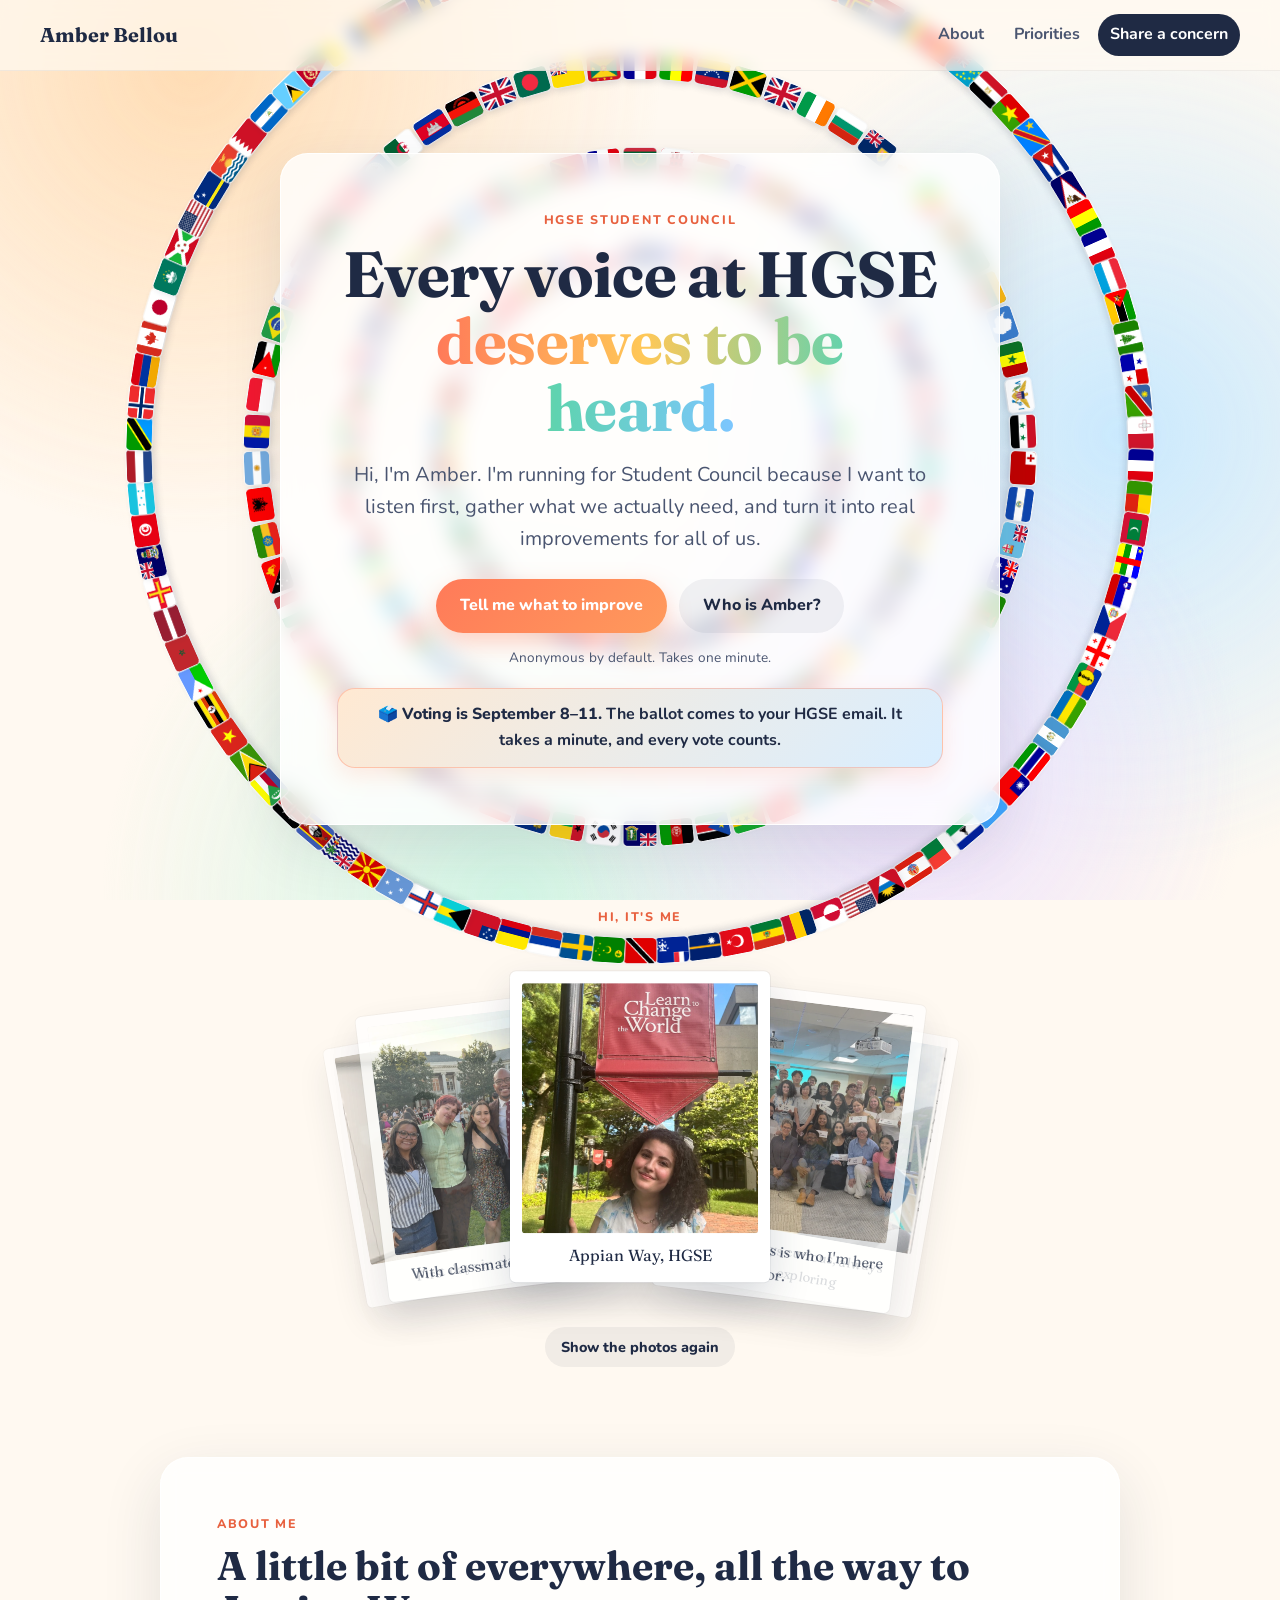
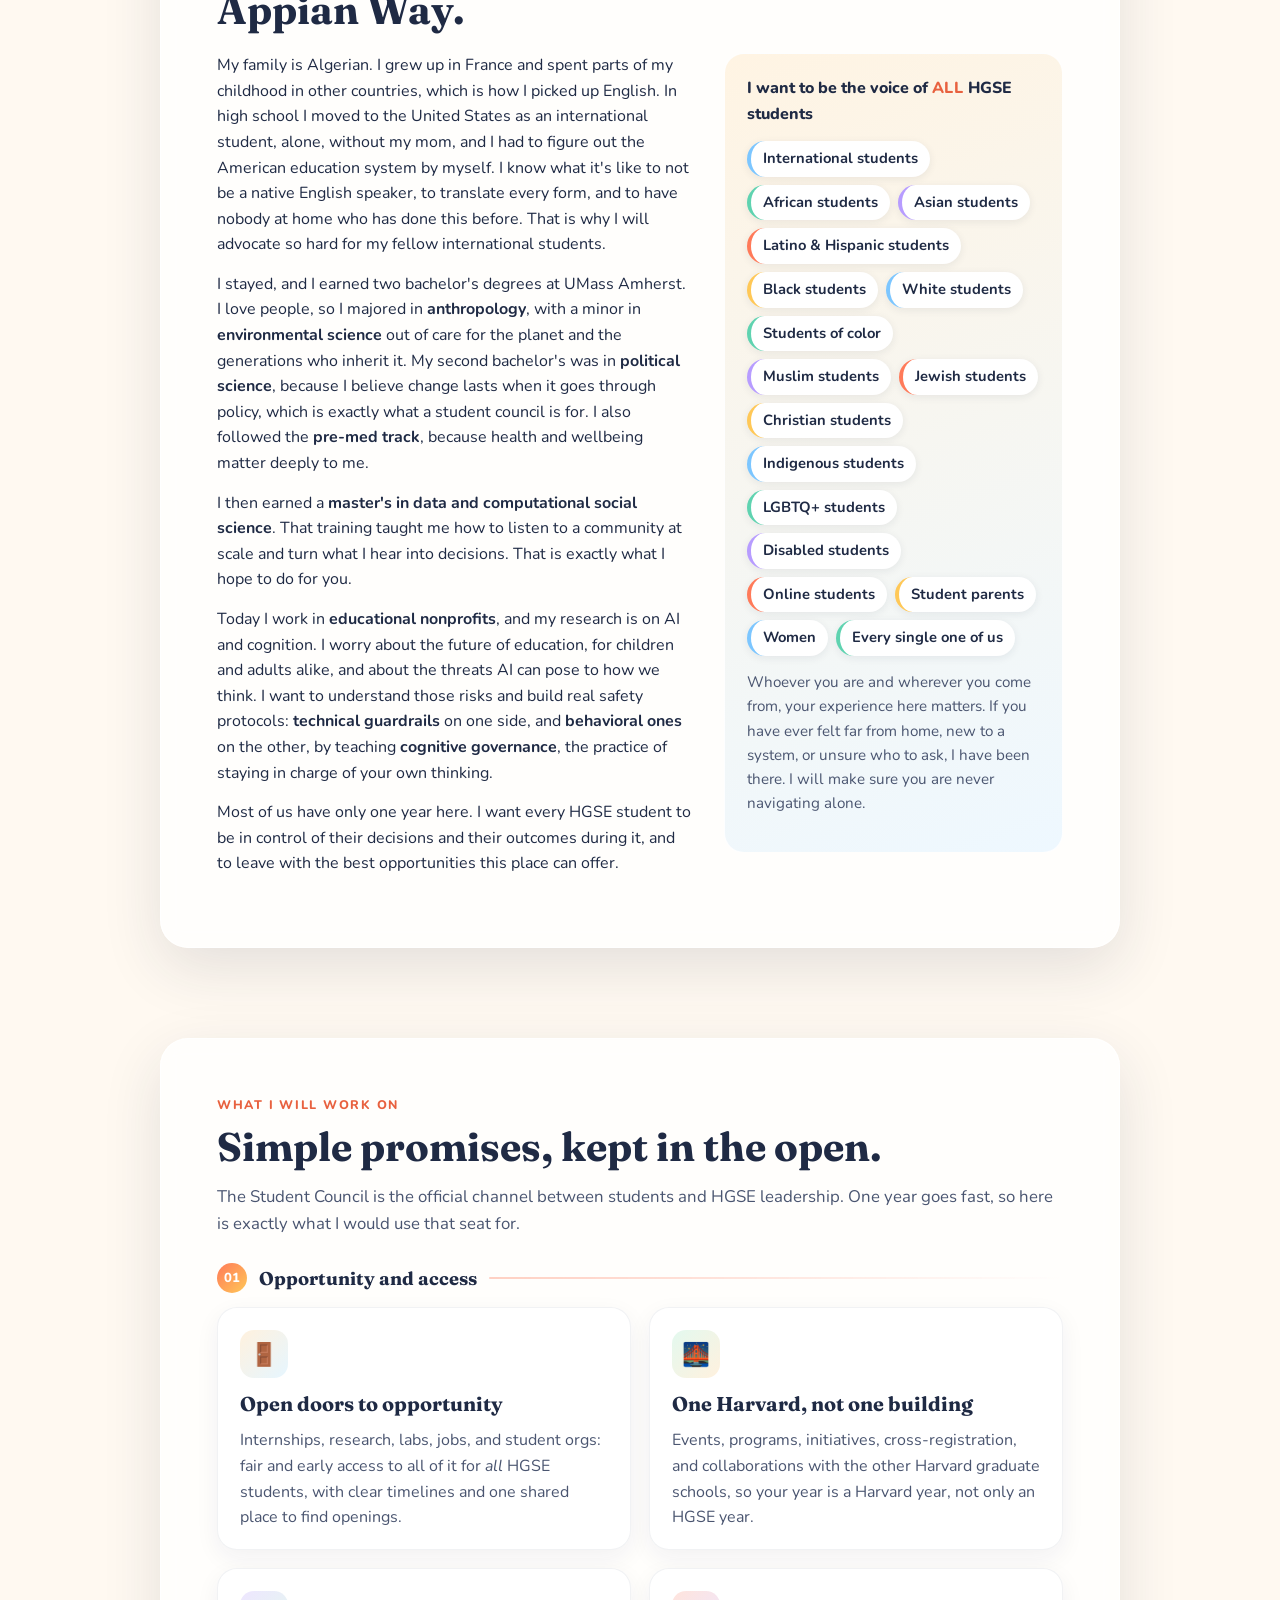
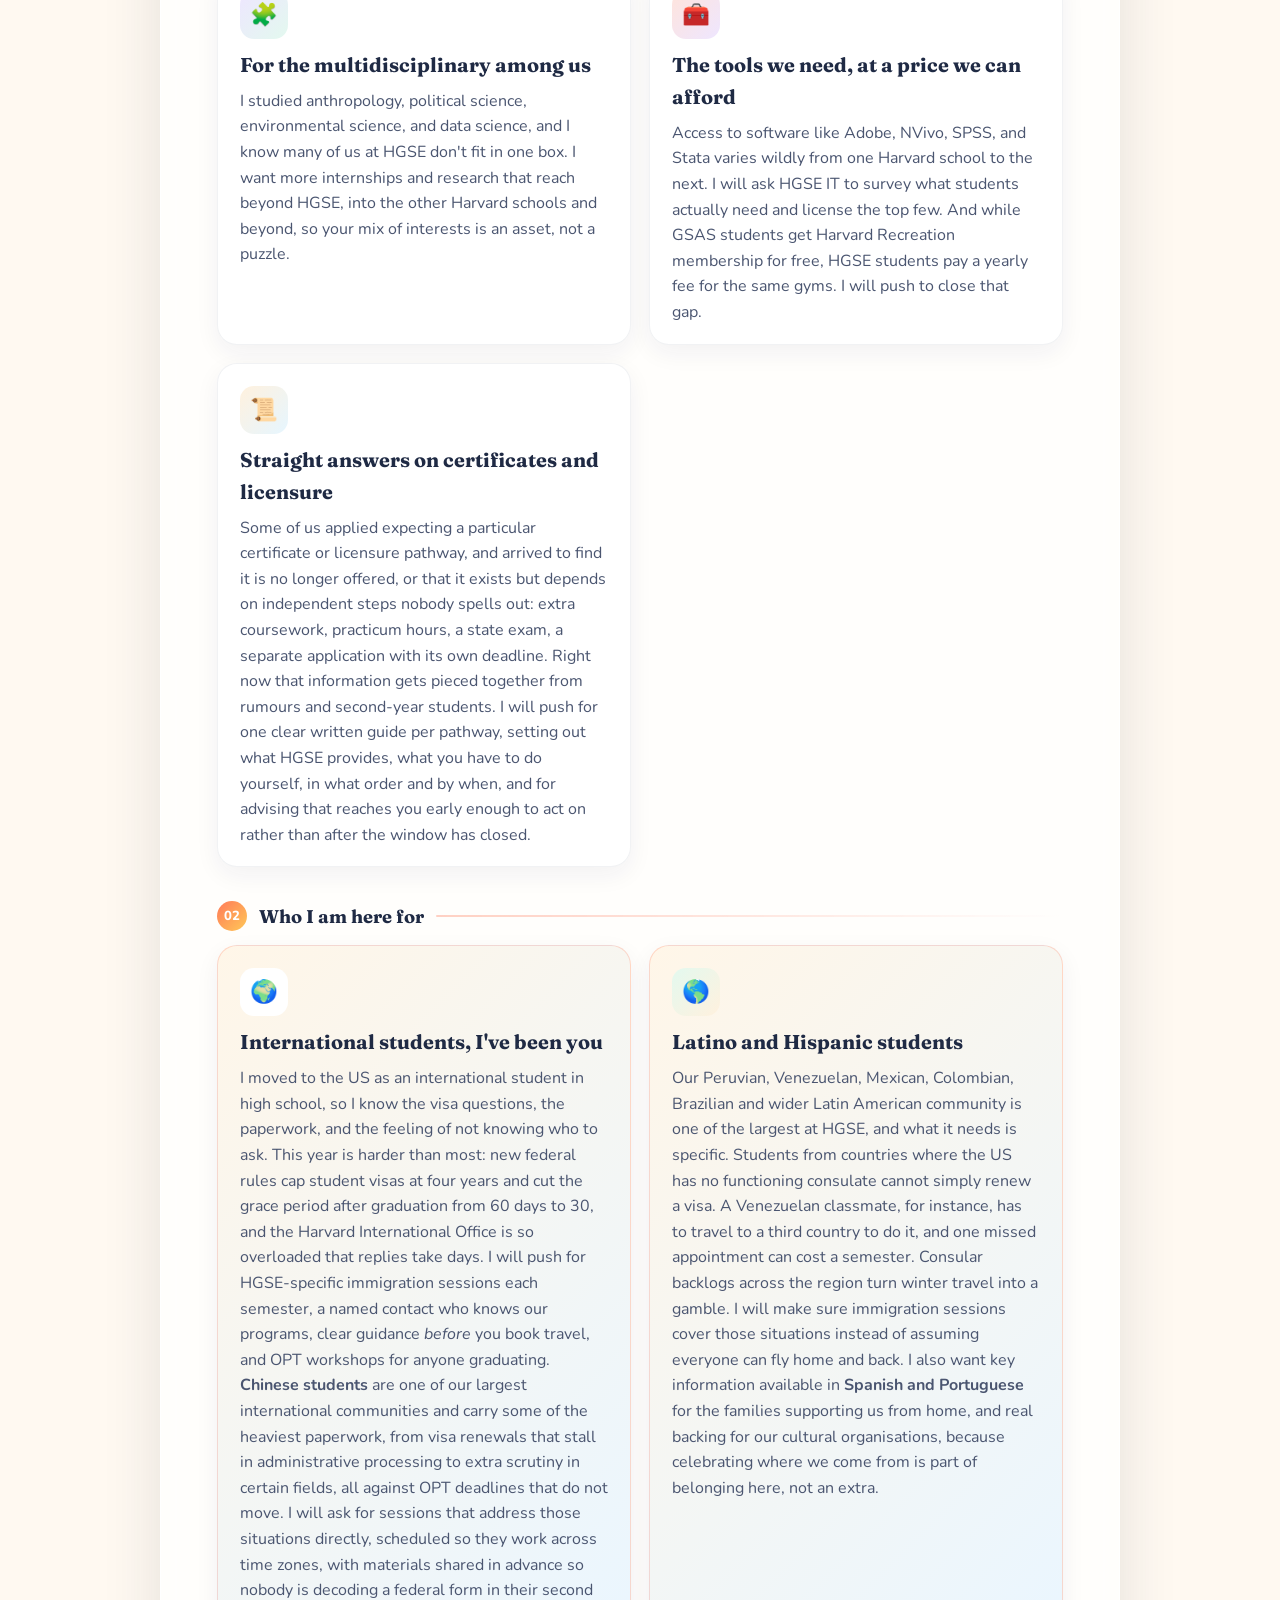
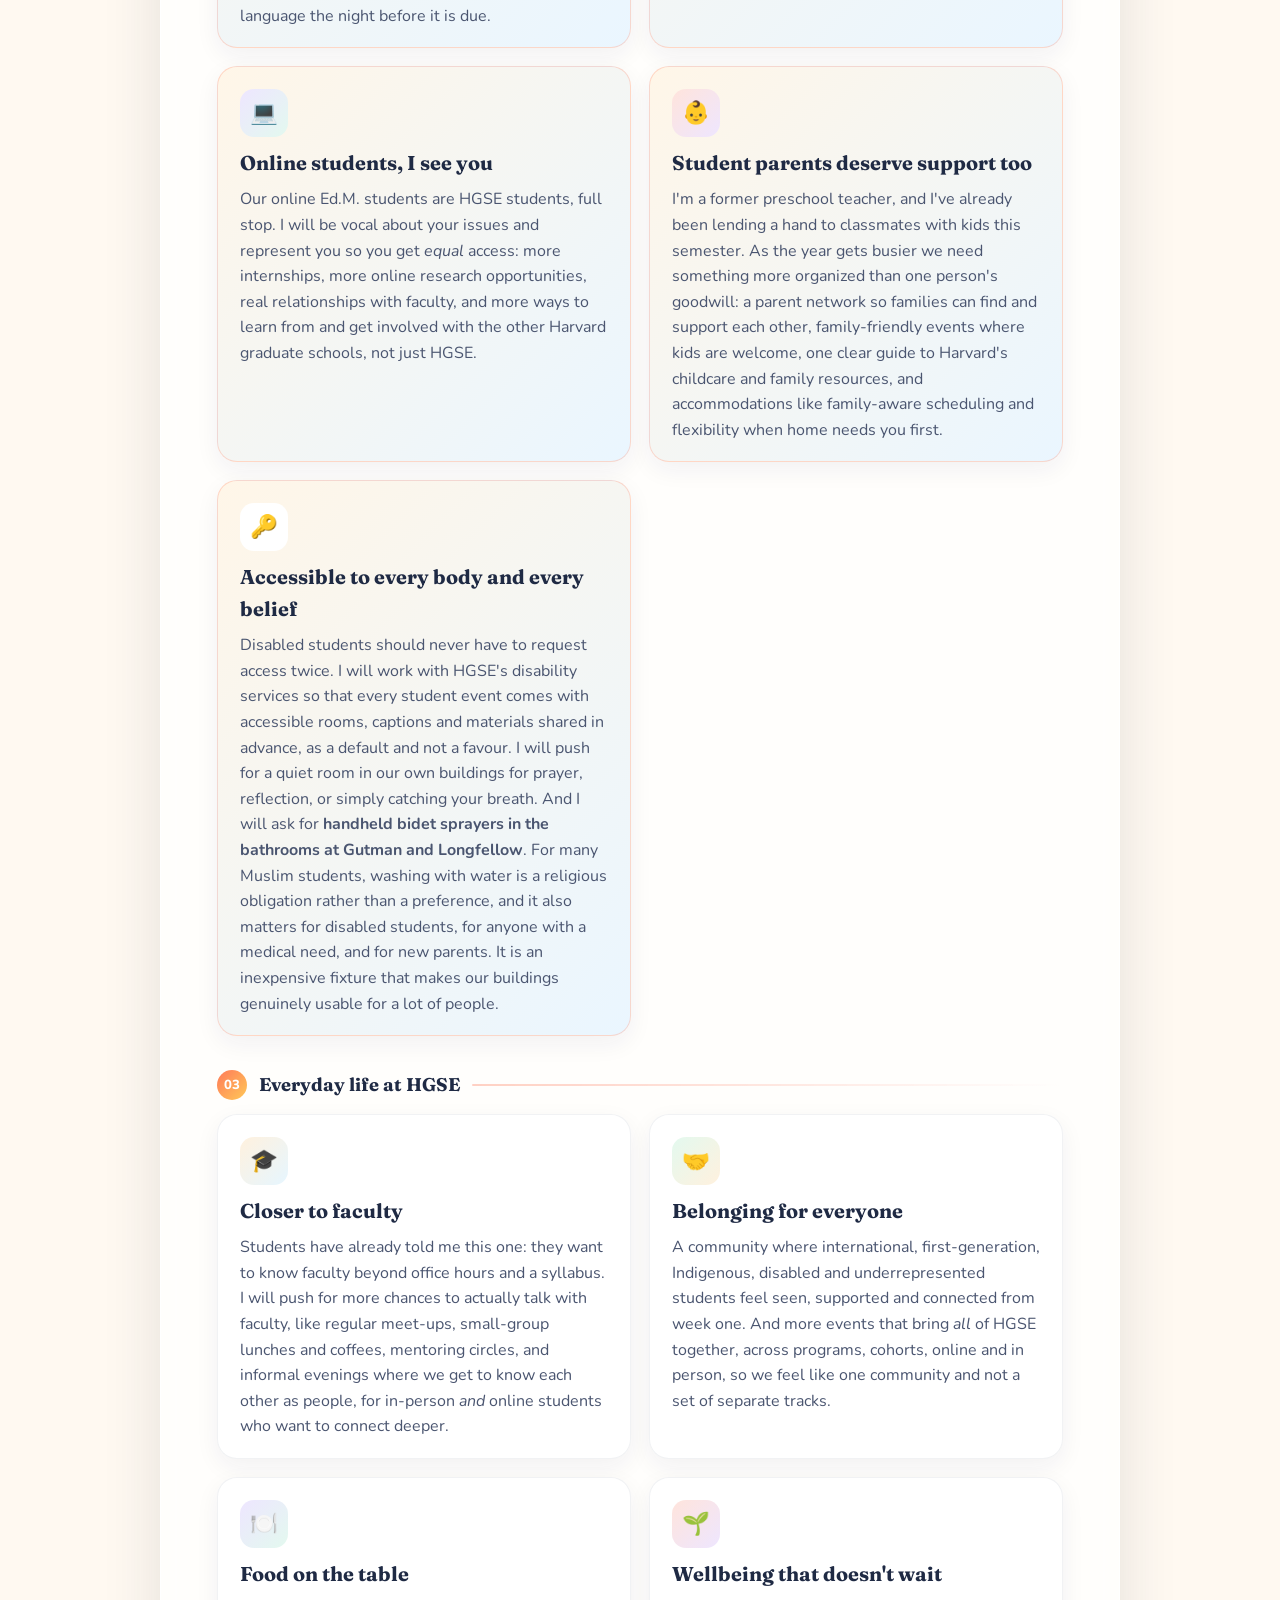
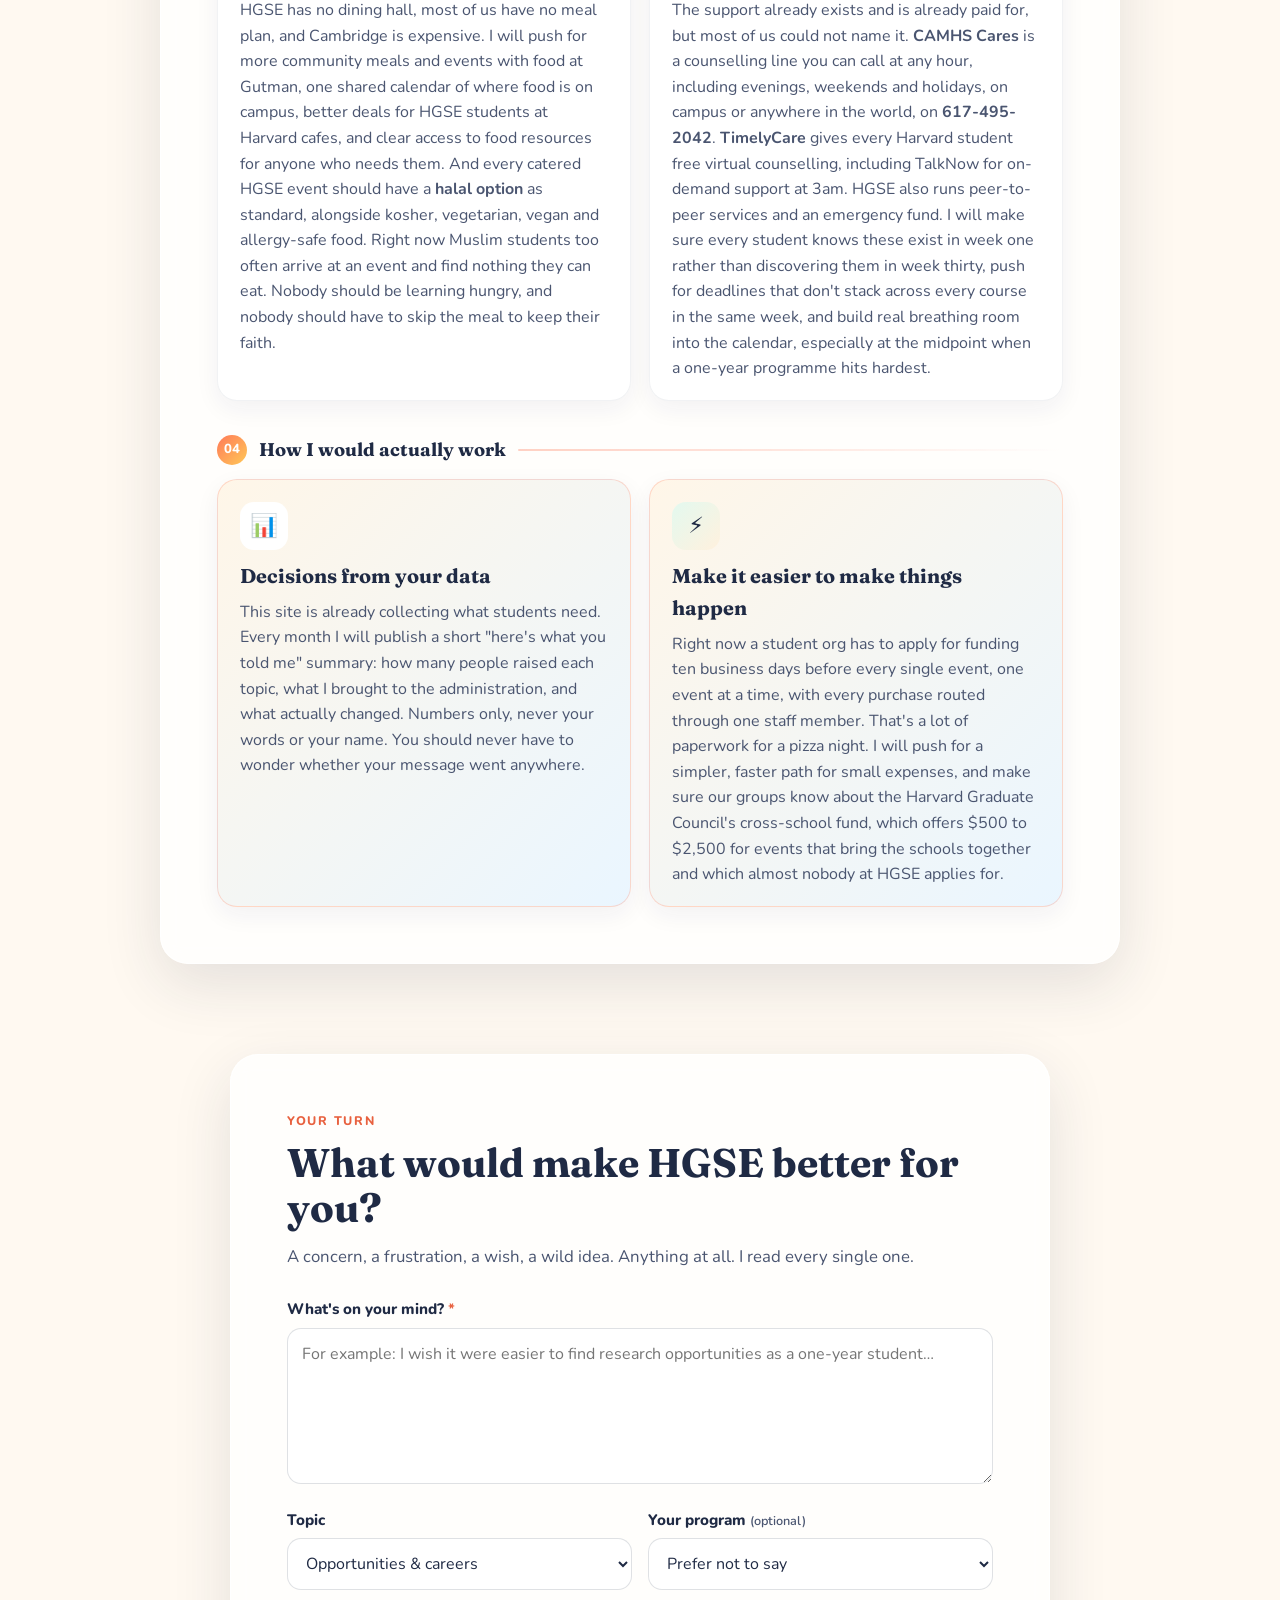
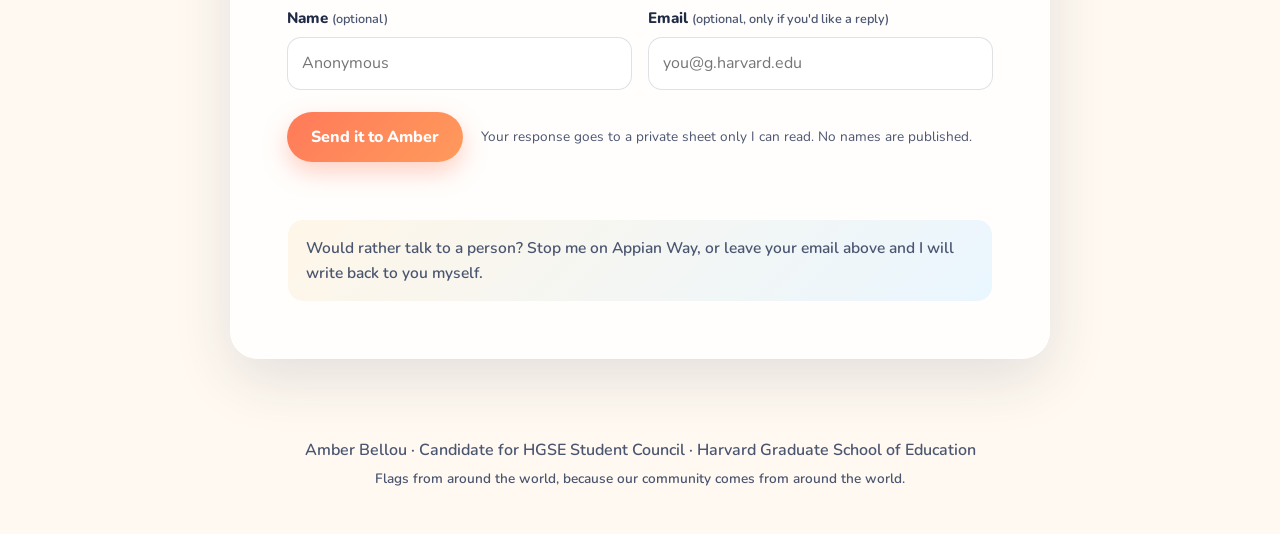
<file: index.html>
<!DOCTYPE html>
<html lang="en">
<head>
  <meta charset="utf-8">
  <meta name="viewport" content="width=device-width, initial-scale=1">
  <title>Amber Bellou for HGSE Student Council</title>
  <meta name="description" content="Amber Bellou is running for HGSE Student Council. Share a concern, an idea, or anything you'd like improved at HGSE.">
  <meta property="og:title" content="Amber Bellou for HGSE Student Council">
  <meta property="og:description" content="Tell me what would make HGSE better for you. Every voice, every flag, every story.">
  <link rel="icon" href="data:image/svg+xml,<svg xmlns='http://www.w3.org/2000/svg' viewBox='0 0 100 100'><text y='.9em' font-size='90'>🌍</text></svg>">
  <link rel="preconnect" href="https://fonts.googleapis.com">
  <link rel="preconnect" href="https://fonts.gstatic.com" crossorigin>
  <link href="https://fonts.googleapis.com/css2?family=Fraunces:opsz,wght@9..144,500;9..144,700&family=Nunito:wght@400;600;700;800&display=swap" rel="stylesheet">
  <link rel="stylesheet" href="styles.css">
</head>
<body>
  <div class="sky" aria-hidden="true">
    <span class="blob b1"></span><span class="blob b2"></span><span class="blob b3"></span><span class="blob b4"></span>
  </div>
  <div class="orbit" id="orbit" aria-hidden="true"></div>

  <header class="top">
    <a class="brand" href="#top">Amber Bellou</a>
    <nav class="nav">
      <a href="#about">About</a>
      <a href="#priorities">Priorities</a>
      <a href="#share" class="nav-cta">Share a concern</a>
    </nav>
  </header>

  <main id="top">
    <section class="hero">
      <div class="glass hero-card">
        <p class="eyebrow">HGSE Student Council</p>
        <h1>Every voice at HGSE<br><span class="grad">deserves to be heard.</span></h1>
        <p class="lede">Hi, I'm Amber. I'm running for Student Council because I want to listen first, gather what we actually need, and turn it into real improvements for all of us.</p>
        <div class="cta-row">
          <a class="btn primary" href="#share">Tell me what to improve</a>
          <a class="btn ghost" href="#about">Who is Amber?</a>
        </div>
        <p class="tiny">Anonymous by default. Takes one minute.</p>
        <p class="vote-note"><b>🗳️ Voting is September 8&ndash;11.</b> The ballot comes to your HGSE email. It takes a minute, and every vote counts.</p>
      </div>
    </section>


    <section id="photos" class="section gallery-section" aria-label="Photos">
      <div class="gallery" id="gallery">
        <p class="eyebrow center">Hi, it's me</p>
        <div class="polaroids" id="polaroids">
          <figure class="polaroid" data-pos="center 30%"><img src="photos/banner.jpg" alt="Amber smiling under the HGSE banner that reads Learn to Change the World"><figcaption>Appian Way, HGSE</figcaption></figure>
          <figure class="polaroid" data-pos="center 35%"><img src="photos/classmates.jpg" alt="Amber with classmates at an outdoor HGSE gathering"><figcaption>With classmates on campus</figcaption></figure>
          <figure class="polaroid" data-pos="center 45%"><img src="photos/cohort.jpg" alt="Amber with her whole HGSE cohort in a classroom, everyone holding name cards"><figcaption>My cohort. This is who I'm here for.</figcaption></figure>
          <figure class="polaroid" data-pos="center 25%"><img src="photos/classroom.jpg" alt="Amber holding her name card with two HGSE faculty members in a classroom"><figcaption>First days in class</figcaption></figure>
          <figure class="polaroid" data-pos="20% 30%"><img src="photos/fjord.jpg" alt="Amber smiling on a boat in a fjord"><figcaption>Always curious, always exploring</figcaption></figure>
        </div>
        <button class="btn ghost small" id="replay-photos" type="button" hidden>Show the photos again</button>
      </div>
    </section>

    <section id="about" class="section">
      <div class="glass">
        <p class="eyebrow">About me</p>
        <h2>A little bit of everywhere, all the way to Appian Way.</h2>
        <div class="two-col">
          <div>
            <p>My family is Algerian. I grew up in France and spent parts of my childhood in other countries, which is how I picked up English. In high school I moved to the United States as an international student, alone, without my mom, and I had to figure out the American education system by myself. I know what it's like to not be a native English speaker, to translate every form, and to have nobody at home who has done this before. That is why I will advocate so hard for my fellow international students.</p>
            <p>I stayed, and I earned two bachelor's degrees at UMass Amherst. I love people, so I majored in <strong>anthropology</strong>, with a minor in <strong>environmental science</strong> out of care for the planet and the generations who inherit it. My second bachelor's was in <strong>political science</strong>, because I believe change lasts when it goes through policy, which is exactly what a student council is for. I also followed the <strong>pre-med track</strong>, because health and wellbeing matter deeply to me.</p>
            <p>I then earned a <strong>master's in data and computational social science</strong>. That training taught me how to listen to a community at scale and turn what I hear into decisions. That is exactly what I hope to do for you.</p>
            <p>Today I work in <strong>educational nonprofits</strong>, and my research is on AI and cognition. I worry about the future of education, for children and adults alike, and about the threats AI can pose to how we think. I want to understand those risks and build real safety protocols: <strong>technical guardrails</strong> on one side, and <strong>behavioral ones</strong> on the other, by teaching <strong>cognitive governance</strong>, the practice of staying in charge of your own thinking.</p>
            <p>Most of us have only one year here. I want every HGSE student to be in control of their decisions and their outcomes during it, and to leave with the best opportunities this place can offer.</p>
          </div>
          <div class="honor">
            <p class="honor-title">I want to be the voice of <em>all</em> HGSE students</p>
            <ul class="chips">
              <li>International students</li>
              <li>African students</li>
              <li>Asian students</li>
              <li>Latino &amp; Hispanic students</li>
              <li>Black students</li>
              <li>White students</li>
              <li>Students of color</li>
              <li>Muslim students</li>
              <li>Jewish students</li>
              <li>Christian students</li>
              <li>Indigenous students</li>
              <li>LGBTQ+ students</li>
              <li>Disabled students</li>
              <li>Online students</li>
              <li>Student parents</li>
              <li>Women</li>
              <li>Every single one of us</li>
            </ul>
            <p class="small">Whoever you are and wherever you come from, your experience here matters. If you have ever felt far from home, new to a system, or unsure who to ask, I have been there. I will make sure you are never navigating alone.</p>
          </div>
        </div>
      </div>
    </section>

    <section id="priorities" class="section">
      <div class="glass">
        <p class="eyebrow">What I will work on</p>
        <h2>Simple promises, kept in the open.</h2>
        <p class="lede-sm">The Student Council is the official channel between students and HGSE leadership. One year goes fast, so here is exactly what I would use that seat for.</p>

        <div class="pgroup">
          <h3 class="pgroup-title"><span>01</span> Opportunity and access</h3>
          <div class="cards">
            <article class="card">
              <div class="icon">🚪</div>
              <h3>Open doors to opportunity</h3>
              <p>Internships, research, labs, jobs, and student orgs: fair and early access to all of it for <em>all</em> HGSE students, with clear timelines and one shared place to find openings.</p>
            </article>
            <article class="card">
              <div class="icon">🌉</div>
              <h3>One Harvard, not one building</h3>
              <p>Events, programs, initiatives, cross-registration, and collaborations with the other Harvard graduate schools, so your year is a Harvard year, not only an HGSE year.</p>
            </article>
            <article class="card">
              <div class="icon">🧩</div>
              <h3>For the multidisciplinary among us</h3>
              <p>I studied anthropology, political science, environmental science, and data science, and I know many of us at HGSE don't fit in one box. I want more internships and research that reach beyond HGSE, into the other Harvard schools and beyond, so your mix of interests is an asset, not a puzzle.</p>
            </article>
            <article class="card">
              <div class="icon">🧰</div>
              <h3>The tools we need, at a price we can afford</h3>
              <p>Access to software like Adobe, NVivo, SPSS, and Stata varies wildly from one Harvard school to the next. I will ask HGSE IT to survey what students actually need and license the top few. And while GSAS students get Harvard Recreation membership for free, HGSE students pay a yearly fee for the same gyms. I will push to close that gap.</p>
            </article>
            <article class="card">
              <div class="icon">📜</div>
              <h3>Straight answers on certificates and licensure</h3>
              <p>Some of us applied expecting a particular certificate or licensure pathway, and arrived to find it is no longer offered, or that it exists but depends on independent steps nobody spells out: extra coursework, practicum hours, a state exam, a separate application with its own deadline. Right now that information gets pieced together from rumours and second-year students. I will push for one clear written guide per pathway, setting out what HGSE provides, what you have to do yourself, in what order and by when, and for advising that reaches you early enough to act on rather than after the window has closed.</p>
            </article>
          </div>
        </div>

        <div class="pgroup">
          <h3 class="pgroup-title"><span>02</span> Who I am here for</h3>
          <div class="cards">
            <article class="card card-focus">
              <div class="icon">🌍</div>
              <h3>International students, I've been you</h3>
              <p>I moved to the US as an international student in high school, so I know the visa questions, the paperwork, and the feeling of not knowing who to ask. This year is harder than most: new federal rules cap student visas at four years and cut the grace period after graduation from 60 days to 30, and the Harvard International Office is so overloaded that replies take days. I will push for HGSE-specific immigration sessions each semester, a named contact who knows our programs, clear guidance <em>before</em> you book travel, and OPT workshops for anyone graduating. <strong>Chinese students</strong> are one of our largest international communities and carry some of the heaviest paperwork, from visa renewals that stall in administrative processing to extra scrutiny in certain fields, all against OPT deadlines that do not move. I will ask for sessions that address those situations directly, scheduled so they work across time zones, with materials shared in advance so nobody is decoding a federal form in their second language the night before it is due.</p>
            </article>
            <article class="card card-focus">
              <div class="icon">🌎</div>
              <h3>Latino and Hispanic students</h3>
              <p>Our Peruvian, Venezuelan, Mexican, Colombian, Brazilian and wider Latin American community is one of the largest at HGSE, and what it needs is specific. Students from countries where the US has no functioning consulate cannot simply renew a visa. A Venezuelan classmate, for instance, has to travel to a third country to do it, and one missed appointment can cost a semester. Consular backlogs across the region turn winter travel into a gamble. I will make sure immigration sessions cover those situations instead of assuming everyone can fly home and back. I also want key information available in <strong>Spanish and Portuguese</strong> for the families supporting us from home, and real backing for our cultural organisations, because celebrating where we come from is part of belonging here, not an extra.</p>
            </article>
            <article class="card card-focus">
              <div class="icon">💻</div>
              <h3>Online students, I see you</h3>
              <p>Our online Ed.M. students are HGSE students, full stop. I will be vocal about your issues and represent you so you get <em>equal</em> access: more internships, more online research opportunities, real relationships with faculty, and more ways to learn from and get involved with the other Harvard graduate schools, not just HGSE.</p>
            </article>
            <article class="card card-focus">
              <div class="icon">👶</div>
              <h3>Student parents deserve support too</h3>
              <p>I'm a former preschool teacher, and I've already been lending a hand to classmates with kids this semester. As the year gets busier we need something more organized than one person's goodwill: a parent network so families can find and support each other, family-friendly events where kids are welcome, one clear guide to Harvard's childcare and family resources, and accommodations like family-aware scheduling and flexibility when home needs you first.</p>
            </article>
            <article class="card card-focus">
              <div class="icon">🔑</div>
              <h3>Accessible to every body and every belief</h3>
              <p>Disabled students should never have to request access twice. I will work with HGSE's disability services so that every student event comes with accessible rooms, captions and materials shared in advance, as a default and not a favour. I will push for a quiet room in our own buildings for prayer, reflection, or simply catching your breath. And I will ask for <strong>handheld bidet sprayers in the bathrooms at Gutman and Longfellow</strong>. For many Muslim students, washing with water is a religious obligation rather than a preference, and it also matters for disabled students, for anyone with a medical need, and for new parents. It is an inexpensive fixture that makes our buildings genuinely usable for a lot of people.</p>
            </article>
          </div>
        </div>

        <div class="pgroup">
          <h3 class="pgroup-title"><span>03</span> Everyday life at HGSE</h3>
          <div class="cards">
            <article class="card">
              <div class="icon">🎓</div>
              <h3>Closer to faculty</h3>
              <p>Students have already told me this one: they want to know faculty beyond office hours and a syllabus. I will push for more chances to actually talk with faculty, like regular meet-ups, small-group lunches and coffees, mentoring circles, and informal evenings where we get to know each other as people, for in-person <em>and</em> online students who want to connect deeper.</p>
            </article>
            <article class="card">
              <div class="icon">🤝</div>
              <h3>Belonging for everyone</h3>
              <p>A community where international, first-generation, Indigenous, disabled and underrepresented students feel seen, supported and connected from week one. And more events that bring <em>all</em> of HGSE together, across programs, cohorts, online and in person, so we feel like one community and not a set of separate tracks.</p>
            </article>
            <article class="card">
              <div class="icon">🍽️</div>
              <h3>Food on the table</h3>
              <p>HGSE has no dining hall, most of us have no meal plan, and Cambridge is expensive. I will push for more community meals and events with food at Gutman, one shared calendar of where food is on campus, better deals for HGSE students at Harvard cafes, and clear access to food resources for anyone who needs them. And every catered HGSE event should have a <strong>halal option</strong> as standard, alongside kosher, vegetarian, vegan and allergy-safe food. Right now Muslim students too often arrive at an event and find nothing they can eat. Nobody should be learning hungry, and nobody should have to skip the meal to keep their faith.</p>
            </article>
            <article class="card">
              <div class="icon">🌱</div>
              <h3>Wellbeing that doesn't wait</h3>
              <p>The support already exists and is already paid for, but most of us could not name it. <strong>CAMHS Cares</strong> is a counselling line you can call at any hour, including evenings, weekends and holidays, on campus or anywhere in the world, on <strong>617-495-2042</strong>. <strong>TimelyCare</strong> gives every Harvard student free virtual counselling, including TalkNow for on-demand support at 3am. HGSE also runs peer-to-peer services and an emergency fund. I will make sure every student knows these exist in week one rather than discovering them in week thirty, push for deadlines that don't stack across every course in the same week, and build real breathing room into the calendar, especially at the midpoint when a one-year programme hits hardest.</p>
            </article>
          </div>
        </div>

        <div class="pgroup">
          <h3 class="pgroup-title"><span>04</span> How I would actually work</h3>
          <div class="cards">
            <article class="card card-focus">
              <div class="icon">📊</div>
              <h3>Decisions from your data</h3>
              <p>This site is already collecting what students need. Every month I will publish a short "here's what you told me" summary: how many people raised each topic, what I brought to the administration, and what actually changed. Numbers only, never your words or your name. You should never have to wonder whether your message went anywhere.</p>
            </article>
            <article class="card card-focus">
              <div class="icon">⚡</div>
              <h3>Make it easier to make things happen</h3>
              <p>Right now a student org has to apply for funding ten business days before every single event, one event at a time, with every purchase routed through one staff member. That's a lot of paperwork for a pizza night. I will push for a simpler, faster path for small expenses, and make sure our groups know about the Harvard Graduate Council's cross-school fund, which offers $500 to $2,500 for events that bring the schools together and which almost nobody at HGSE applies for.</p>
            </article>
          </div>
        </div>
      </div>
    </section>

    <section id="share" class="section">
      <div class="glass form-wrap">
        <p class="eyebrow">Your turn</p>
        <h2>What would make HGSE better for you?</h2>
        <p class="lede-sm">A concern, a frustration, a wish, a wild idea. Anything at all. I read every single one.</p>

        <form id="concern-form" novalidate>
          <label class="field">
            <span>What's on your mind? <b class="req">*</b></span>
            <textarea name="message" rows="5" required maxlength="4000" placeholder="For example: I wish it were easier to find research opportunities as a one-year student…"></textarea>
          </label>

          <div class="grid2">
            <label class="field">
              <span>Topic</span>
              <select name="category">
                <option value="Opportunities & careers">Opportunities &amp; careers</option>
                <option value="Connecting with other Harvard schools">Connecting with other Harvard schools</option>
                <option value="Academics & advising">Academics &amp; advising</option>
                <option value="Wellbeing & support">Wellbeing &amp; support</option>
                <option value="Belonging & inclusion">Belonging &amp; inclusion</option>
                <option value="Community & events">Community &amp; events</option>
                <option value="Tools, software & facilities">Tools, software &amp; facilities</option>
                <option value="Student parents & family">Student parents &amp; family</option>
                <option value="Something else">Something else</option>
              </select>
            </label>
            <label class="field">
              <span>Your program <small>(optional)</small></span>
              <select name="program">
                <option value="">Prefer not to say</option>
                <optgroup label="Ed.M. (residential)">
                  <option value="Ed.M. ELOE">ELOE · Education Leadership, Organizations, and Entrepreneurship</option>
                  <option value="Ed.M. EPA">EPA · Education Policy and Analysis</option>
                  <option value="Ed.M. HDE">HDE · Human Development and Education</option>
                  <option value="Ed.M. LDIT">LDIT · Learning Design, Innovation, and Technology</option>
                  <option value="Ed.M. TTL">TTL · Teaching and Teacher Leadership</option>
                </optgroup>
                <optgroup label="Ed.M. (online)">
                  <option value="Online Ed.M. PreK-12">Online · PreK-12 Pathway</option>
                  <option value="Online Ed.M. Higher Education">Online · Higher Education Pathway</option>
                  <option value="Online Ed.M. IEPM">Online · International Education Policy and Management</option>
                </optgroup>
                <optgroup label="Doctoral">
                  <option value="Ed.L.D.">Ed.L.D. · Doctor of Education Leadership</option>
                  <option value="Ph.D.">Ph.D. in Education</option>
                </optgroup>
                <option value="Other">Other / cross-registered</option>
              </select>
            </label>
          </div>

          <div class="grid2">
            <label class="field">
              <span>Name <small>(optional)</small></span>
              <input type="text" name="name" maxlength="120" autocomplete="name" placeholder="Anonymous">
            </label>
            <label class="field">
              <span>Email <small>(optional, only if you'd like a reply)</small></span>
              <input type="email" name="email" maxlength="160" autocomplete="email" placeholder="you@g.harvard.edu">
            </label>
          </div>

          <!-- Honeypot: humans never see this -->
          <label class="hp" aria-hidden="true">Website<input type="text" name="website" tabindex="-1" autocomplete="off"></label>

          <div class="form-foot">
            <button class="btn primary" type="submit" id="submit-btn">Send it to Amber</button>
            <p class="tiny">Your response goes to a private sheet only I can read. No names are published.</p>
          </div>
          <p class="status" id="form-status" role="status" aria-live="polite"></p>
        </form>

        <p class="contact-line">Would rather talk to a person? Stop me on Appian Way, or leave your email above and I will write back to you myself.</p>

        <div class="thanks" id="thanks" hidden>
          <div class="thanks-icon">🌍</div>
          <h3>Thank you. Truly.</h3>
          <p>I read every message myself. If you left an email, I will get back to you.</p>
          <button class="btn ghost" type="button" id="again-btn">Share another thought</button>
        </div>
      </div>
    </section>
  </main>

  <footer class="foot">
    <p>Amber Bellou · Candidate for HGSE Student Council · Harvard Graduate School of Education</p>
    <p class="tiny">Flags from around the world, because our community comes from around the world.</p>
  </footer>

  <script src="config.js"></script>
  <script src="app.js"></script>
</body>
</html>
</file>
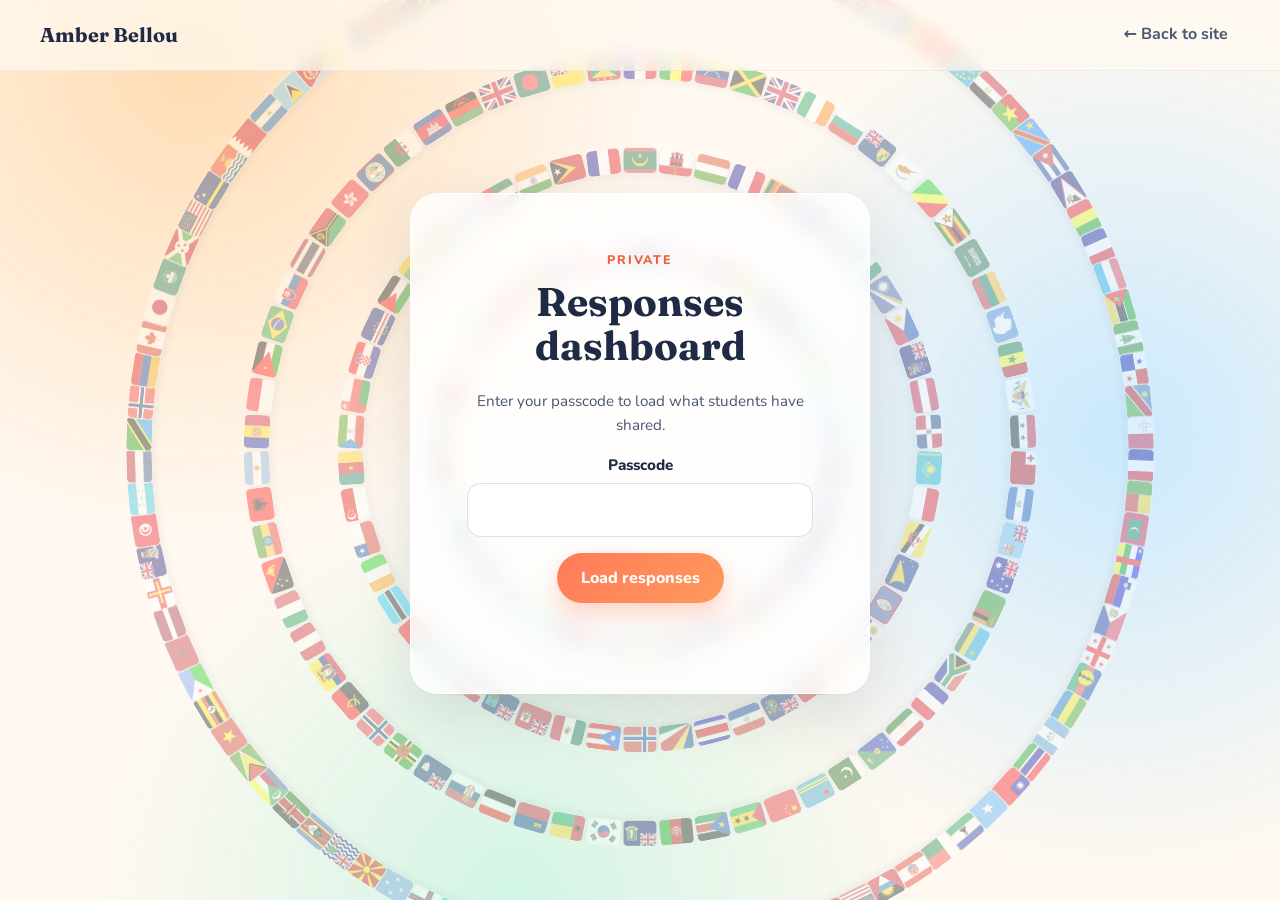
<file: results.html>
<!DOCTYPE html>
<html lang="en">
<head>
  <meta charset="utf-8">
  <meta name="viewport" content="width=device-width, initial-scale=1">
  <title>Responses · Amber for HGSE</title>
  <meta name="robots" content="noindex, nofollow">
  <link rel="preconnect" href="https://fonts.googleapis.com">
  <link rel="preconnect" href="https://fonts.gstatic.com" crossorigin>
  <link href="https://fonts.googleapis.com/css2?family=Fraunces:opsz,wght@9..144,700&family=Nunito:wght@400;600;700;800&display=swap" rel="stylesheet">
  <link rel="stylesheet" href="styles.css">
  <style>
    .dash { padding: 32px clamp(16px, 4vw, 40px) 60px; max-width: 1100px; margin: 0 auto; position: relative; z-index: 2; }
    .login { max-width: 460px; margin: 10vh auto 0; text-align: center; }
    .stats { display: grid; grid-template-columns: repeat(auto-fit, minmax(150px, 1fr)); gap: 12px; margin: 18px 0 22px; }
    .stat { background: #fff; border-radius: 16px; padding: 14px 16px; border: 1px solid rgba(31,42,68,0.06); }
    .stat b { display: block; font-size: 1.8rem; font-family: var(--font-head); line-height: 1.1; }
    .stat span { color: var(--ink-soft); font-size: 0.85rem; font-weight: 700; }
    .bars { display: grid; gap: 8px; margin-bottom: 22px; }
    .bar { display: grid; grid-template-columns: 240px 1fr 40px; align-items: center; gap: 10px; font-size: 0.92rem; font-weight: 700; }
    .bar i { display: block; height: 12px; border-radius: 999px; background: linear-gradient(90deg, var(--coral), var(--gold)); min-width: 4px; }
    .toolbar { display: flex; gap: 10px; flex-wrap: wrap; align-items: center; margin-bottom: 14px; }
    .toolbar input, .toolbar select { font: inherit; padding: 10px 12px; border-radius: 12px; border: 1.5px solid rgba(31,42,68,0.14); background: #fff; }
    .toolbar input { flex: 1; min-width: 200px; }
    .resp { background: #fff; border-radius: 18px; padding: 16px 18px; border: 1px solid rgba(31,42,68,0.06); margin-bottom: 12px; }
    .resp .meta { display: flex; gap: 8px; flex-wrap: wrap; font-size: 0.82rem; color: var(--ink-soft); font-weight: 700; margin-bottom: 8px; }
    .resp .meta .cat { color: var(--coral-deep); }
    .resp p { margin: 0; white-space: pre-wrap; }
    .resp .who { margin-top: 8px; font-size: 0.88rem; color: var(--ink-soft); }
    .btn.small { padding: 10px 16px; font-size: 0.9rem; }
    .empty { text-align: center; color: var(--ink-soft); padding: 30px; }
    .orbit { opacity: 0.35; }
  </style>
</head>
<body>
  <div class="sky" aria-hidden="true"><span class="blob b1"></span><span class="blob b2"></span><span class="blob b3"></span></div>
  <div class="orbit" id="orbit" aria-hidden="true"></div>
  <header class="top">
    <a class="brand" href="index.html">Amber Bellou</a>
    <nav class="nav"><a href="index.html">← Back to site</a></nav>
  </header>

  <main class="dash">
    <section class="glass login" id="login">
      <p class="eyebrow">Private</p>
      <h2>Responses dashboard</h2>
      <p class="small">Enter your passcode to load what students have shared.</p>
      <form id="login-form">
        <label class="field"><span>Passcode</span><input type="password" name="key" autocomplete="current-password" required></label>
        <button class="btn primary" type="submit" id="login-btn">Load responses</button>
        <p class="status" id="login-status"></p>
      </form>
    </section>

    <section class="glass" id="panel" hidden style="max-width: 1100px;">
      <div style="display:flex; justify-content:space-between; align-items:center; flex-wrap:wrap; gap:10px;">
        <div><p class="eyebrow" style="margin:0">Responses</p><h2 style="margin:4px 0 0">What students are telling you</h2></div>
        <div style="display:flex; gap:8px;">
          <button class="btn ghost small" id="refresh-btn" type="button">Refresh</button>
          <button class="btn primary small" id="csv-btn" type="button">Download CSV</button>
        </div>
      </div>
      <p class="tiny" id="mode-note"></p>
      <div class="stats" id="stats"></div>
      <div class="bars" id="bars"></div>
      <div class="toolbar">
        <input type="search" id="q" placeholder="Search responses…">
        <select id="cat-filter"><option value="">All topics</option></select>
      </div>
      <div id="list"></div>
    </section>
  </main>

  <script src="config.js"></script>
  <script>
  (function () {
    var cfg = window.SITE_CONFIG || {};
    var DEMO_KEY = "amber-hgse-demo-responses";
    var rows = [], key = "";

    var $ = function (id) { return document.getElementById(id); };
    function esc(s) { return String(s == null ? "" : s).replace(/[&<>"']/g, function (c) { return ({"&":"&amp;","<":"&lt;",">":"&gt;",'"':"&quot;","'":"&#39;"})[c]; }); }

    function load(k) {
      if (!cfg.endpoint) {
        var demo = [];
        try { demo = JSON.parse(localStorage.getItem(DEMO_KEY) || "[]"); } catch (e) {}
        return Promise.resolve({ ok: true, demo: true, rows: demo });
      }
      return fetch(cfg.endpoint, {
        method: "POST",
        headers: { "Content-Type": "text/plain;charset=utf-8" },
        body: JSON.stringify({ action: "list", key: k })
      }).then(function (r) { return r.json(); });
    }

    function render() {
      var q = $("q").value.trim().toLowerCase();
      var cat = $("cat-filter").value;
      var counts = {}, programs = {}, withEmail = 0;
      rows.forEach(function (r) {
        counts[r.category || "Uncategorized"] = (counts[r.category || "Uncategorized"] || 0) + 1;
        if (r.program) programs[r.program] = (programs[r.program] || 0) + 1;
        if (r.email) withEmail++;
      });
      var cats = Object.keys(counts).sort(function (a, b) { return counts[b] - counts[a]; });
      var last = rows.length ? new Date(rows[rows.length - 1].timestamp) : null;
      var week = rows.filter(function (r) { return Date.now() - new Date(r.timestamp).getTime() < 7 * 864e5; }).length;

      $("stats").innerHTML =
        '<div class="stat"><b>' + rows.length + '</b><span>Total responses</span></div>' +
        '<div class="stat"><b>' + week + '</b><span>In the last 7 days</span></div>' +
        '<div class="stat"><b>' + cats.length + '</b><span>Topics raised</span></div>' +
        '<div class="stat"><b>' + withEmail + '</b><span>Want a follow-up</span></div>' +
        '<div class="stat"><b style="font-size:1.05rem;padding-top:8px">' + (last ? last.toLocaleDateString() : "—") + '</b><span>Most recent</span></div>';

      var max = cats.length ? counts[cats[0]] : 1;
      $("bars").innerHTML = cats.map(function (c) {
        return '<div class="bar"><span>' + esc(c) + '</span><i style="width:' + (100 * counts[c] / max) + '%"></i><span>' + counts[c] + '</span></div>';
      }).join("");

      var sel = $("cat-filter"), current = sel.value;
      sel.innerHTML = '<option value="">All topics</option>' + cats.map(function (c) { return '<option' + (c === current ? " selected" : "") + '>' + esc(c) + '</option>'; }).join("");

      var shown = rows.slice().reverse().filter(function (r) {
        if (cat && r.category !== cat) return false;
        if (q && (r.message + " " + r.name + " " + r.program + " " + r.category).toLowerCase().indexOf(q) < 0) return false;
        return true;
      });
      $("list").innerHTML = shown.length ? shown.map(function (r) {
        var d = new Date(r.timestamp);
        return '<article class="resp"><div class="meta"><span class="cat">' + esc(r.category || "Uncategorized") + '</span>' +
          '<span>· ' + (isNaN(d) ? esc(r.timestamp) : d.toLocaleString()) + '</span>' +
          (r.program ? '<span>· ' + esc(r.program) + '</span>' : "") + '</div>' +
          '<p>' + esc(r.message) + '</p>' +
          ((r.name || r.email) ? '<div class="who">' + esc(r.name || "Anonymous") + (r.email ? ' · <a href="mailto:' + esc(r.email) + '">' + esc(r.email) + '</a>' : "") + '</div>' : '<div class="who">Anonymous</div>') +
          '</article>';
      }).join("") : '<p class="empty">No responses match yet.</p>';
    }

    function csv() {
      var head = ["timestamp", "category", "message", "program", "name", "email"];
      var lines = [head.join(",")].concat(rows.map(function (r) {
        return head.map(function (h) { return '"' + String(r[h] == null ? "" : r[h]).replace(/"/g, '""') + '"'; }).join(",");
      }));
      var blob = new Blob(["﻿" + lines.join("\n")], { type: "text/csv;charset=utf-8" });
      var a = document.createElement("a");
      a.href = URL.createObjectURL(blob);
      a.download = "hgse-responses-" + new Date().toISOString().slice(0, 10) + ".csv";
      document.body.appendChild(a); a.click(); a.remove();
    }

    function doLoad(k, btn, statusEl) {
      if (btn) btn.disabled = true;
      if (statusEl) { statusEl.textContent = "Loading…"; statusEl.className = "status info"; }
      return load(k).then(function (res) {
        if (!res || !res.ok) throw new Error((res && res.error) || "Could not load");
        rows = res.rows || [];
        key = k;
        $("mode-note").textContent = res.demo
          ? "Demo mode: showing responses saved in this browser only. Connect the backend (see README) to see real submissions."
          : "Live: " + rows.length + " responses loaded from your Google Sheet.";
        $("login").hidden = true;
        $("panel").hidden = false;
        render();
      }).catch(function (e) {
        if (statusEl) { statusEl.textContent = e.message || "Could not load responses."; statusEl.className = "status error"; }
      }).finally(function () { if (btn) btn.disabled = false; });
    }

    $("login-form").addEventListener("submit", function (ev) {
      ev.preventDefault();
      doLoad(ev.target.key.value, $("login-btn"), $("login-status"));
    });
    $("refresh-btn").addEventListener("click", function () { doLoad(key, $("refresh-btn")); });
    $("csv-btn").addEventListener("click", csv);
    $("q").addEventListener("input", render);
    $("cat-filter").addEventListener("change", render);
  })();
  </script>
  <script src="app.js"></script>
</body>
</html>
</file>
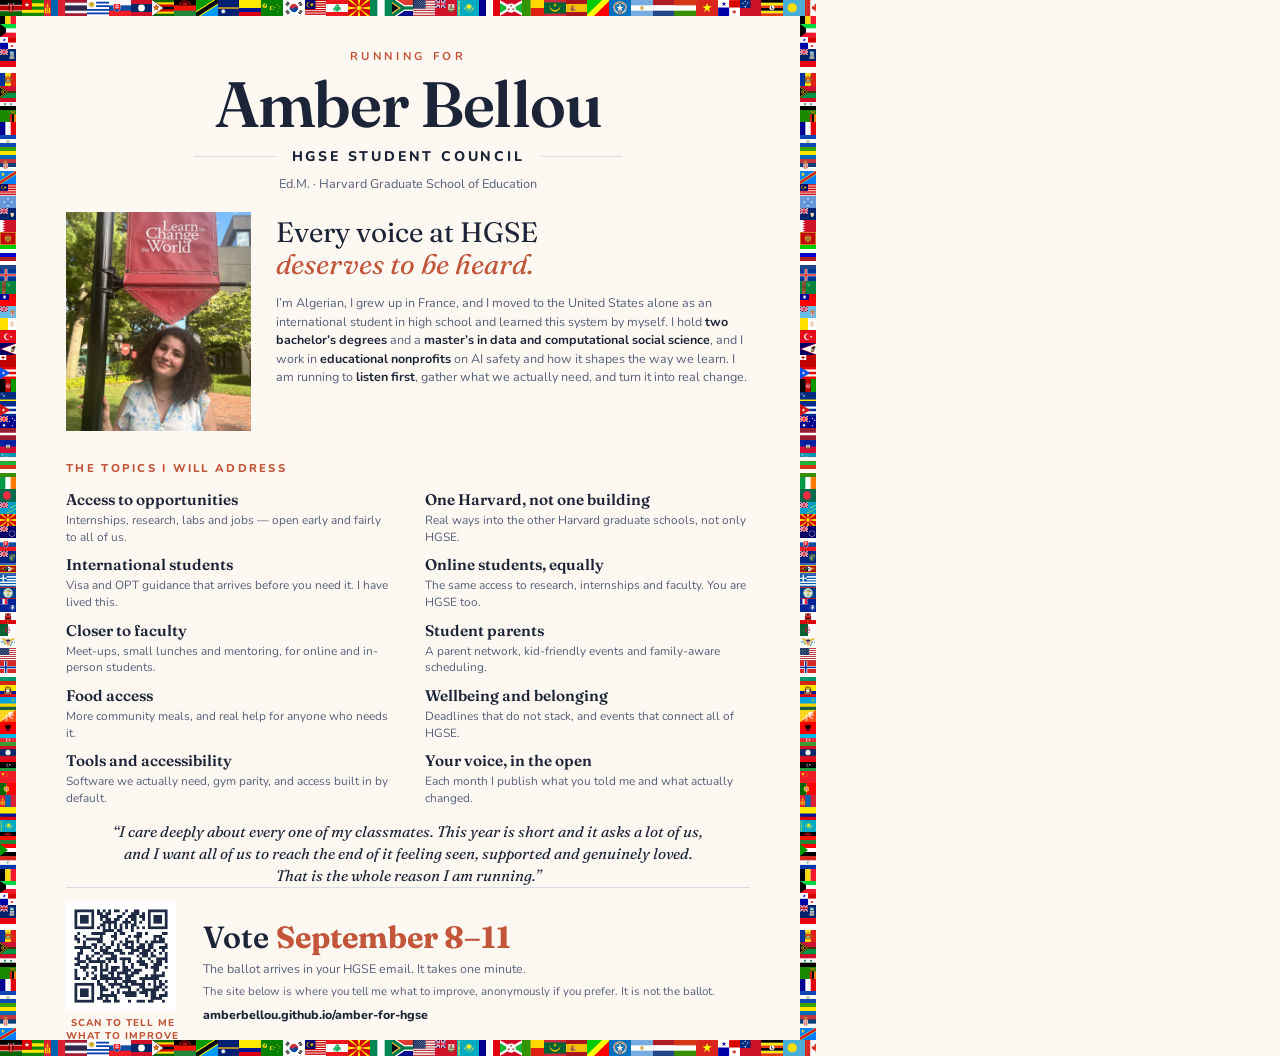
<file: flyer/flyer-print.html>
<!DOCTYPE html><html lang="en"><head><meta charset="utf-8">
<link rel="preconnect" href="https://fonts.googleapis.com"><link rel="preconnect" href="https://fonts.gstatic.com" crossorigin>
<link href="https://fonts.googleapis.com/css2?family=Fraunces:opsz,wght@9..144,400;9..144,600;9..144,700&family=Nunito:wght@400;600;700;800&display=swap" rel="stylesheet">
<style>
@page { size: 8.5in 11in; margin: 0; }
* { box-sizing: border-box; margin: 0; padding: 0; }
body { --fw: 0.17in; 
  --ink: #1c2438; --ink-2: #55607a; --line: #d9dde6;
  --accent: #c2553a; --cream: #fdf8f1;

  width: 8.5in; height: 11in; position: relative; overflow: hidden;
  font-family: "Nunito", system-ui, sans-serif; color: var(--ink); background: var(--cream);
  -webkit-print-color-adjust: exact; print-color-adjust: exact; }

.frame { position: absolute; overflow: hidden; display: flex; }
.f-t, .f-b { left: 0; right: 0; height: var(--fw); z-index: 2; }
.f-t { top: 0; } .f-b { bottom: 0; }
.f-t img, .f-b img { height: 100%; width: auto; flex: none; }
.f-l, .f-r { top: 0; bottom: 0; width: var(--fw); z-index: 1; flex-direction: column; }
.f-l { left: 0; } .f-r { right: 0; }
.f-l img, .f-r img { width: 100%; height: auto; flex: none; }

.page { position: absolute; inset: var(--fw); background: var(--cream);
  display: flex; flex-direction: column; padding: 0.34in 0.52in 0.30in; }
.runfor { text-align: center; font-weight: 700; letter-spacing: .32em; text-transform: uppercase;
  font-size: 8.5pt; color: var(--accent); }
h1 { font-family: "Fraunces", Georgia, serif; font-weight: 600; font-size: 48pt; line-height: 1;
  text-align: center; margin: 6pt 0 8pt; letter-spacing: -.02em; }
.office { display: flex; align-items: center; gap: 12pt; justify-content: center; }
.office::before, .office::after { content: ""; height: 1px; background: var(--line); width: 0.85in; }
.office span { font-weight: 800; letter-spacing: .2em; text-transform: uppercase; font-size: 10.5pt; }
.sub { text-align: center; font-size: 9.5pt; color: var(--ink-2); margin-top: 7pt; }
.top { display: flex; gap: 19pt; margin: 15pt 0 0; align-items: flex-start; }
.photo { width: 1.92in; height: 2.28in; flex: none; overflow: hidden; }
.photo img { width: 100%; height: 100%; object-fit: cover; object-position: center 42%; display: block; }
.pitch { flex: 1; padding-top: 3pt; }
.tagline { font-family: "Fraunces", serif; font-weight: 400; font-size: 21pt; line-height: 1.16; margin-bottom: 10pt; }
.tagline em { font-style: italic; color: var(--accent); }
.blurb { font-size: 9.4pt; line-height: 1.48; color: var(--ink-2); }
.blurb b { font-weight: 700; color: var(--ink); }
.rule { height: 1px; background: var(--line); margin: 13pt 0 10pt; }
.sec { font-weight: 800; letter-spacing: .2em; text-transform: uppercase; font-size: 8.5pt;
  color: var(--accent); margin-bottom: 11pt; }
.grid { display: grid; grid-template-columns: 1fr 1fr; gap: 8pt 26pt; }
.item h4 { font-family: "Fraunces", serif; font-weight: 600; font-size: 11.5pt; line-height: 1.15; }
.item p { font-size: 8.9pt; line-height: 1.42; color: var(--ink-2); margin-top: 2.5pt; }
.quote { margin: 11pt 0 0; padding: 0 0.42in; text-align: center; font-family: "Fraunces", serif;
  font-weight: 400; font-style: italic; font-size: 11.5pt; line-height: 1.42; color: var(--ink); }
.vote { margin-top: auto; display: flex; align-items: center; gap: 18pt;
  border-top: 1px solid var(--line); padding-top: 10pt; margin-bottom: 0; }
.qr { width: 1.14in; height: 1.14in; flex: none; }
.qr img { width: 100%; height: 100%; display: block; }
.vm .d { font-family: "Fraunces", serif; font-weight: 600; font-size: 23pt; line-height: 1.05; }
.vm .d b { font-weight: 700; color: var(--accent); }
.vm .s { font-size: 9.3pt; color: var(--ink-2); margin-top: 5pt; line-height: 1.45; }
.vm .u { font-size: 9.3pt; margin-top: 5pt; font-weight: 800; }

.qrwrap { flex: none; text-align: center; }
.qrcap { font-size: 7.4pt; font-weight: 800; letter-spacing: .1em; text-transform: uppercase;
  color: var(--accent); line-height: 1.35; margin-top: 4pt; }
.vm .s2 { font-size: 8.6pt; color: var(--ink-2); margin-top: 4pt; line-height: 1.4; }

</style></head><body>
<div class="frame f-t"><img src="../flags/ke.svg" alt=""><img src="../flags/tg.svg" alt=""><img src="../flags/mn.svg" alt=""><img src="../flags/th.svg" alt=""><img src="../flags/uy.svg" alt=""><img src="../flags/sk.svg" alt=""><img src="../flags/la.svg" alt=""><img src="../flags/zw.svg" alt=""><img src="../flags/mw.svg" alt=""><img src="../flags/tz.svg" alt=""><img src="../flags/nr.svg" alt=""><img src="../flags/co.svg" alt=""><img src="../flags/cc.svg" alt=""><img src="../flags/kr.svg" alt=""><img src="../flags/my.svg" alt=""><img src="../flags/lb.svg" alt=""><img src="../flags/mk.svg" alt=""><img src="../flags/ng.svg" alt=""><img src="../flags/za.svg" alt=""><img src="../flags/us.svg" alt=""><img src="../flags/bm.svg" alt=""><img src="../flags/kz.svg" alt=""><img src="../flags/gf.svg" alt=""><img src="../flags/bi.svg" alt=""><img src="../flags/bj.svg" alt=""><img src="../flags/mr.svg" alt=""><img src="../flags/es.svg" alt=""><img src="../flags/cg.svg" alt=""><img src="../flags/mp.svg" alt=""><img src="../flags/ar.svg" alt=""><img src="../flags/nl.svg" alt=""><img src="../flags/hu.svg" alt=""><img src="../flags/vn.svg" alt=""><img src="../flags/pa.svg" alt=""><img src="../flags/ws.svg" alt=""><img src="../flags/ug.svg" alt=""><img src="../flags/pw.svg" alt=""><img src="../flags/ca.svg" alt=""><img src="../flags/nf.svg" alt=""><img src="../flags/dz.svg" alt=""><img src="../flags/mh.svg" alt=""><img src="../flags/bs.svg" alt=""><img src="../flags/az.svg" alt=""><img src="../flags/ag.svg" alt=""><img src="../flags/wf.svg" alt=""><img src="../flags/dm.svg" alt=""><img src="../flags/nc.svg" alt=""><img src="../flags/ai.svg" alt=""><img src="../flags/vi.svg" alt=""><img src="../flags/kg.svg" alt=""><img src="../flags/de.svg" alt=""><img src="../flags/je.svg" alt=""><img src="../flags/np.svg" alt=""><img src="../flags/ck.svg" alt=""><img src="../flags/mv.svg" alt=""><img src="../flags/dk.svg" alt=""><img src="../flags/no.svg" alt=""><img src="../flags/fi.svg" alt=""><img src="../flags/lu.svg" alt=""><img src="../flags/ax.svg" alt=""><img src="../flags/ke.svg" alt=""><img src="../flags/tg.svg" alt=""><img src="../flags/mn.svg" alt=""><img src="../flags/th.svg" alt=""><img src="../flags/uy.svg" alt=""><img src="../flags/sk.svg" alt=""><img src="../flags/la.svg" alt=""><img src="../flags/zw.svg" alt=""><img src="../flags/mw.svg" alt=""><img src="../flags/tz.svg" alt=""><img src="../flags/nr.svg" alt=""><img src="../flags/co.svg" alt=""><img src="../flags/cc.svg" alt=""><img src="../flags/kr.svg" alt=""><img src="../flags/my.svg" alt=""><img src="../flags/lb.svg" alt=""><img src="../flags/mk.svg" alt=""><img src="../flags/ng.svg" alt=""><img src="../flags/za.svg" alt=""><img src="../flags/us.svg" alt=""><img src="../flags/bm.svg" alt=""><img src="../flags/kz.svg" alt=""><img src="../flags/gf.svg" alt=""><img src="../flags/bi.svg" alt=""><img src="../flags/bj.svg" alt=""><img src="../flags/mr.svg" alt=""><img src="../flags/es.svg" alt=""><img src="../flags/cg.svg" alt=""><img src="../flags/mp.svg" alt=""><img src="../flags/ar.svg" alt=""><img src="../flags/nl.svg" alt=""><img src="../flags/hu.svg" alt=""><img src="../flags/vn.svg" alt=""><img src="../flags/pa.svg" alt=""><img src="../flags/ws.svg" alt=""><img src="../flags/ug.svg" alt=""><img src="../flags/pw.svg" alt=""><img src="../flags/ca.svg" alt=""><img src="../flags/nf.svg" alt=""><img src="../flags/dz.svg" alt=""><img src="../flags/mh.svg" alt=""><img src="../flags/bs.svg" alt=""><img src="../flags/az.svg" alt=""><img src="../flags/ag.svg" alt=""><img src="../flags/wf.svg" alt=""><img src="../flags/dm.svg" alt=""><img src="../flags/nc.svg" alt=""><img src="../flags/ai.svg" alt=""><img src="../flags/vi.svg" alt=""><img src="../flags/kg.svg" alt=""><img src="../flags/de.svg" alt=""><img src="../flags/je.svg" alt=""><img src="../flags/np.svg" alt=""><img src="../flags/ck.svg" alt=""><img src="../flags/mv.svg" alt=""><img src="../flags/dk.svg" alt=""><img src="../flags/no.svg" alt=""><img src="../flags/fi.svg" alt=""><img src="../flags/lu.svg" alt=""><img src="../flags/ax.svg" alt=""></div><div class="frame f-b"><img src="../flags/ke.svg" alt=""><img src="../flags/tg.svg" alt=""><img src="../flags/mn.svg" alt=""><img src="../flags/th.svg" alt=""><img src="../flags/uy.svg" alt=""><img src="../flags/sk.svg" alt=""><img src="../flags/la.svg" alt=""><img src="../flags/zw.svg" alt=""><img src="../flags/mw.svg" alt=""><img src="../flags/tz.svg" alt=""><img src="../flags/nr.svg" alt=""><img src="../flags/co.svg" alt=""><img src="../flags/cc.svg" alt=""><img src="../flags/kr.svg" alt=""><img src="../flags/my.svg" alt=""><img src="../flags/lb.svg" alt=""><img src="../flags/mk.svg" alt=""><img src="../flags/ng.svg" alt=""><img src="../flags/za.svg" alt=""><img src="../flags/us.svg" alt=""><img src="../flags/bm.svg" alt=""><img src="../flags/kz.svg" alt=""><img src="../flags/gf.svg" alt=""><img src="../flags/bi.svg" alt=""><img src="../flags/bj.svg" alt=""><img src="../flags/mr.svg" alt=""><img src="../flags/es.svg" alt=""><img src="../flags/cg.svg" alt=""><img src="../flags/mp.svg" alt=""><img src="../flags/ar.svg" alt=""><img src="../flags/nl.svg" alt=""><img src="../flags/hu.svg" alt=""><img src="../flags/vn.svg" alt=""><img src="../flags/pa.svg" alt=""><img src="../flags/ws.svg" alt=""><img src="../flags/ug.svg" alt=""><img src="../flags/pw.svg" alt=""><img src="../flags/ca.svg" alt=""><img src="../flags/nf.svg" alt=""><img src="../flags/dz.svg" alt=""><img src="../flags/mh.svg" alt=""><img src="../flags/bs.svg" alt=""><img src="../flags/az.svg" alt=""><img src="../flags/ag.svg" alt=""><img src="../flags/wf.svg" alt=""><img src="../flags/dm.svg" alt=""><img src="../flags/nc.svg" alt=""><img src="../flags/ai.svg" alt=""><img src="../flags/vi.svg" alt=""><img src="../flags/kg.svg" alt=""><img src="../flags/de.svg" alt=""><img src="../flags/je.svg" alt=""><img src="../flags/np.svg" alt=""><img src="../flags/ck.svg" alt=""><img src="../flags/mv.svg" alt=""><img src="../flags/dk.svg" alt=""><img src="../flags/no.svg" alt=""><img src="../flags/fi.svg" alt=""><img src="../flags/lu.svg" alt=""><img src="../flags/ax.svg" alt=""><img src="../flags/ke.svg" alt=""><img src="../flags/tg.svg" alt=""><img src="../flags/mn.svg" alt=""><img src="../flags/th.svg" alt=""><img src="../flags/uy.svg" alt=""><img src="../flags/sk.svg" alt=""><img src="../flags/la.svg" alt=""><img src="../flags/zw.svg" alt=""><img src="../flags/mw.svg" alt=""><img src="../flags/tz.svg" alt=""><img src="../flags/nr.svg" alt=""><img src="../flags/co.svg" alt=""><img src="../flags/cc.svg" alt=""><img src="../flags/kr.svg" alt=""><img src="../flags/my.svg" alt=""><img src="../flags/lb.svg" alt=""><img src="../flags/mk.svg" alt=""><img src="../flags/ng.svg" alt=""><img src="../flags/za.svg" alt=""><img src="../flags/us.svg" alt=""><img src="../flags/bm.svg" alt=""><img src="../flags/kz.svg" alt=""><img src="../flags/gf.svg" alt=""><img src="../flags/bi.svg" alt=""><img src="../flags/bj.svg" alt=""><img src="../flags/mr.svg" alt=""><img src="../flags/es.svg" alt=""><img src="../flags/cg.svg" alt=""><img src="../flags/mp.svg" alt=""><img src="../flags/ar.svg" alt=""><img src="../flags/nl.svg" alt=""><img src="../flags/hu.svg" alt=""><img src="../flags/vn.svg" alt=""><img src="../flags/pa.svg" alt=""><img src="../flags/ws.svg" alt=""><img src="../flags/ug.svg" alt=""><img src="../flags/pw.svg" alt=""><img src="../flags/ca.svg" alt=""><img src="../flags/nf.svg" alt=""><img src="../flags/dz.svg" alt=""><img src="../flags/mh.svg" alt=""><img src="../flags/bs.svg" alt=""><img src="../flags/az.svg" alt=""><img src="../flags/ag.svg" alt=""><img src="../flags/wf.svg" alt=""><img src="../flags/dm.svg" alt=""><img src="../flags/nc.svg" alt=""><img src="../flags/ai.svg" alt=""><img src="../flags/vi.svg" alt=""><img src="../flags/kg.svg" alt=""><img src="../flags/de.svg" alt=""><img src="../flags/je.svg" alt=""><img src="../flags/np.svg" alt=""><img src="../flags/ck.svg" alt=""><img src="../flags/mv.svg" alt=""><img src="../flags/dk.svg" alt=""><img src="../flags/no.svg" alt=""><img src="../flags/fi.svg" alt=""><img src="../flags/lu.svg" alt=""><img src="../flags/ax.svg" alt=""></div><div class="frame f-l"><img src="../flags/py.svg" alt=""><img src="../flags/be.svg" alt=""><img src="../flags/kw.svg" alt=""><img src="../flags/pa.svg" alt=""><img src="../flags/fk.svg" alt=""><img src="../flags/id.svg" alt=""><img src="../flags/md.svg" alt=""><img src="../flags/vu.svg" alt=""><img src="../flags/sy.svg" alt=""><img src="../flags/zm.svg" alt=""><img src="../flags/re.svg" alt=""><img src="../flags/sv.svg" alt=""><img src="../flags/ga.svg" alt=""><img src="../flags/rs.svg" alt=""><img src="../flags/cd.svg" alt=""><img src="../flags/my.svg" alt=""><img src="../flags/fm.svg" alt=""><img src="../flags/ai.svg" alt=""><img src="../flags/bh.svg" alt=""><img src="../flags/me.svg" alt=""><img src="../flags/sl.svg" alt=""><img src="../flags/bq.svg" alt=""><img src="../flags/is.svg" alt=""><img src="../flags/tm.svg" alt=""><img src="../flags/tw.svg" alt=""><img src="../flags/fj.svg" alt=""><img src="../flags/va.svg" alt=""><img src="../flags/tr.svg" alt=""><img src="../flags/as.svg" alt=""><img src="../flags/to.svg" alt=""><img src="../flags/pr.svg" alt=""><img src="../flags/af.svg" alt=""><img src="../flags/cw.svg" alt=""><img src="../flags/cu.svg" alt=""><img src="../flags/au.svg" alt=""><img src="../flags/lv.svg" alt=""><img src="../flags/ht.svg" alt=""><img src="../flags/uz.svg" alt=""><img src="../flags/hu.svg" alt=""><img src="../flags/ie.svg" alt=""><img src="../flags/bd.svg" alt=""><img src="../flags/tv.svg" alt=""><img src="../flags/mk.svg" alt=""><img src="../flags/ck.svg" alt=""><img src="../flags/sk.svg" alt=""><img src="../flags/pn.svg" alt=""><img src="../flags/sz.svg" alt=""><img src="../flags/gr.svg" alt=""><img src="../flags/bz.svg" alt=""><img src="../flags/tf.svg" alt=""><img src="../flags/gi.svg" alt=""><img src="../flags/dz.svg" alt=""><img src="../flags/vi.svg" alt=""><img src="../flags/um.svg" alt=""><img src="../flags/bv.svg" alt=""><img src="../flags/bg.svg" alt=""><img src="../flags/ec.svg" alt=""><img src="../flags/rw.svg" alt=""><img src="../flags/bt.svg" alt=""><img src="../flags/al.svg" alt=""><img src="../flags/az.svg" alt=""><img src="../flags/la.svg" alt=""><img src="../flags/ly.svg" alt=""><img src="../flags/cn.svg" alt=""><img src="../flags/pt.svg" alt=""><img src="../flags/mn.svg" alt=""><img src="../flags/co.svg" alt=""><img src="../flags/kz.svg" alt=""><img src="../flags/mw.svg" alt=""><img src="../flags/sd.svg" alt=""><img src="../flags/py.svg" alt=""><img src="../flags/be.svg" alt=""><img src="../flags/kw.svg" alt=""><img src="../flags/pa.svg" alt=""><img src="../flags/fk.svg" alt=""><img src="../flags/id.svg" alt=""><img src="../flags/md.svg" alt=""><img src="../flags/vu.svg" alt=""><img src="../flags/sy.svg" alt=""><img src="../flags/zm.svg" alt=""><img src="../flags/re.svg" alt=""><img src="../flags/sv.svg" alt=""><img src="../flags/ga.svg" alt=""><img src="../flags/rs.svg" alt=""><img src="../flags/cd.svg" alt=""><img src="../flags/my.svg" alt=""><img src="../flags/fm.svg" alt=""><img src="../flags/ai.svg" alt=""><img src="../flags/bh.svg" alt=""><img src="../flags/me.svg" alt=""><img src="../flags/sl.svg" alt=""><img src="../flags/bq.svg" alt=""><img src="../flags/is.svg" alt=""><img src="../flags/tm.svg" alt=""><img src="../flags/tw.svg" alt=""><img src="../flags/fj.svg" alt=""><img src="../flags/va.svg" alt=""><img src="../flags/tr.svg" alt=""><img src="../flags/as.svg" alt=""><img src="../flags/to.svg" alt=""><img src="../flags/pr.svg" alt=""><img src="../flags/af.svg" alt=""><img src="../flags/cw.svg" alt=""><img src="../flags/cu.svg" alt=""><img src="../flags/au.svg" alt=""><img src="../flags/lv.svg" alt=""><img src="../flags/ht.svg" alt=""><img src="../flags/uz.svg" alt=""><img src="../flags/hu.svg" alt=""><img src="../flags/ie.svg" alt=""><img src="../flags/bd.svg" alt=""><img src="../flags/tv.svg" alt=""><img src="../flags/mk.svg" alt=""><img src="../flags/ck.svg" alt=""><img src="../flags/sk.svg" alt=""><img src="../flags/pn.svg" alt=""><img src="../flags/sz.svg" alt=""><img src="../flags/gr.svg" alt=""><img src="../flags/bz.svg" alt=""><img src="../flags/tf.svg" alt=""><img src="../flags/gi.svg" alt=""><img src="../flags/dz.svg" alt=""><img src="../flags/vi.svg" alt=""><img src="../flags/um.svg" alt=""><img src="../flags/bv.svg" alt=""><img src="../flags/bg.svg" alt=""><img src="../flags/ec.svg" alt=""><img src="../flags/rw.svg" alt=""><img src="../flags/bt.svg" alt=""><img src="../flags/al.svg" alt=""><img src="../flags/az.svg" alt=""><img src="../flags/la.svg" alt=""><img src="../flags/ly.svg" alt=""><img src="../flags/cn.svg" alt=""><img src="../flags/pt.svg" alt=""><img src="../flags/mn.svg" alt=""><img src="../flags/co.svg" alt=""><img src="../flags/kz.svg" alt=""><img src="../flags/mw.svg" alt=""><img src="../flags/sd.svg" alt=""><img src="../flags/py.svg" alt=""><img src="../flags/be.svg" alt=""><img src="../flags/kw.svg" alt=""><img src="../flags/pa.svg" alt=""><img src="../flags/fk.svg" alt=""><img src="../flags/id.svg" alt=""><img src="../flags/md.svg" alt=""><img src="../flags/vu.svg" alt=""><img src="../flags/sy.svg" alt=""><img src="../flags/zm.svg" alt=""><img src="../flags/re.svg" alt=""><img src="../flags/sv.svg" alt=""><img src="../flags/ga.svg" alt=""><img src="../flags/rs.svg" alt=""><img src="../flags/cd.svg" alt=""><img src="../flags/my.svg" alt=""><img src="../flags/fm.svg" alt=""><img src="../flags/ai.svg" alt=""><img src="../flags/bh.svg" alt=""><img src="../flags/me.svg" alt=""><img src="../flags/sl.svg" alt=""><img src="../flags/bq.svg" alt=""><img src="../flags/is.svg" alt=""><img src="../flags/tm.svg" alt=""><img src="../flags/tw.svg" alt=""><img src="../flags/fj.svg" alt=""><img src="../flags/va.svg" alt=""><img src="../flags/tr.svg" alt=""><img src="../flags/as.svg" alt=""><img src="../flags/to.svg" alt=""><img src="../flags/pr.svg" alt=""><img src="../flags/af.svg" alt=""><img src="../flags/cw.svg" alt=""><img src="../flags/cu.svg" alt=""><img src="../flags/au.svg" alt=""><img src="../flags/lv.svg" alt=""><img src="../flags/ht.svg" alt=""><img src="../flags/uz.svg" alt=""><img src="../flags/hu.svg" alt=""><img src="../flags/ie.svg" alt=""><img src="../flags/bd.svg" alt=""><img src="../flags/tv.svg" alt=""><img src="../flags/mk.svg" alt=""><img src="../flags/ck.svg" alt=""><img src="../flags/sk.svg" alt=""><img src="../flags/pn.svg" alt=""><img src="../flags/sz.svg" alt=""><img src="../flags/gr.svg" alt=""><img src="../flags/bz.svg" alt=""><img src="../flags/tf.svg" alt=""><img src="../flags/gi.svg" alt=""><img src="../flags/dz.svg" alt=""><img src="../flags/vi.svg" alt=""><img src="../flags/um.svg" alt=""><img src="../flags/bv.svg" alt=""><img src="../flags/bg.svg" alt=""><img src="../flags/ec.svg" alt=""><img src="../flags/rw.svg" alt=""><img src="../flags/bt.svg" alt=""><img src="../flags/al.svg" alt=""><img src="../flags/az.svg" alt=""><img src="../flags/la.svg" alt=""><img src="../flags/ly.svg" alt=""><img src="../flags/cn.svg" alt=""><img src="../flags/pt.svg" alt=""><img src="../flags/mn.svg" alt=""><img src="../flags/co.svg" alt=""><img src="../flags/kz.svg" alt=""><img src="../flags/mw.svg" alt=""><img src="../flags/sd.svg" alt=""></div><div class="frame f-r"><img src="../flags/py.svg" alt=""><img src="../flags/be.svg" alt=""><img src="../flags/kw.svg" alt=""><img src="../flags/pa.svg" alt=""><img src="../flags/fk.svg" alt=""><img src="../flags/id.svg" alt=""><img src="../flags/md.svg" alt=""><img src="../flags/vu.svg" alt=""><img src="../flags/sy.svg" alt=""><img src="../flags/zm.svg" alt=""><img src="../flags/re.svg" alt=""><img src="../flags/sv.svg" alt=""><img src="../flags/ga.svg" alt=""><img src="../flags/rs.svg" alt=""><img src="../flags/cd.svg" alt=""><img src="../flags/my.svg" alt=""><img src="../flags/fm.svg" alt=""><img src="../flags/ai.svg" alt=""><img src="../flags/bh.svg" alt=""><img src="../flags/me.svg" alt=""><img src="../flags/sl.svg" alt=""><img src="../flags/bq.svg" alt=""><img src="../flags/is.svg" alt=""><img src="../flags/tm.svg" alt=""><img src="../flags/tw.svg" alt=""><img src="../flags/fj.svg" alt=""><img src="../flags/va.svg" alt=""><img src="../flags/tr.svg" alt=""><img src="../flags/as.svg" alt=""><img src="../flags/to.svg" alt=""><img src="../flags/pr.svg" alt=""><img src="../flags/af.svg" alt=""><img src="../flags/cw.svg" alt=""><img src="../flags/cu.svg" alt=""><img src="../flags/au.svg" alt=""><img src="../flags/lv.svg" alt=""><img src="../flags/ht.svg" alt=""><img src="../flags/uz.svg" alt=""><img src="../flags/hu.svg" alt=""><img src="../flags/ie.svg" alt=""><img src="../flags/bd.svg" alt=""><img src="../flags/tv.svg" alt=""><img src="../flags/mk.svg" alt=""><img src="../flags/ck.svg" alt=""><img src="../flags/sk.svg" alt=""><img src="../flags/pn.svg" alt=""><img src="../flags/sz.svg" alt=""><img src="../flags/gr.svg" alt=""><img src="../flags/bz.svg" alt=""><img src="../flags/tf.svg" alt=""><img src="../flags/gi.svg" alt=""><img src="../flags/dz.svg" alt=""><img src="../flags/vi.svg" alt=""><img src="../flags/um.svg" alt=""><img src="../flags/bv.svg" alt=""><img src="../flags/bg.svg" alt=""><img src="../flags/ec.svg" alt=""><img src="../flags/rw.svg" alt=""><img src="../flags/bt.svg" alt=""><img src="../flags/al.svg" alt=""><img src="../flags/az.svg" alt=""><img src="../flags/la.svg" alt=""><img src="../flags/ly.svg" alt=""><img src="../flags/cn.svg" alt=""><img src="../flags/pt.svg" alt=""><img src="../flags/mn.svg" alt=""><img src="../flags/co.svg" alt=""><img src="../flags/kz.svg" alt=""><img src="../flags/mw.svg" alt=""><img src="../flags/sd.svg" alt=""><img src="../flags/py.svg" alt=""><img src="../flags/be.svg" alt=""><img src="../flags/kw.svg" alt=""><img src="../flags/pa.svg" alt=""><img src="../flags/fk.svg" alt=""><img src="../flags/id.svg" alt=""><img src="../flags/md.svg" alt=""><img src="../flags/vu.svg" alt=""><img src="../flags/sy.svg" alt=""><img src="../flags/zm.svg" alt=""><img src="../flags/re.svg" alt=""><img src="../flags/sv.svg" alt=""><img src="../flags/ga.svg" alt=""><img src="../flags/rs.svg" alt=""><img src="../flags/cd.svg" alt=""><img src="../flags/my.svg" alt=""><img src="../flags/fm.svg" alt=""><img src="../flags/ai.svg" alt=""><img src="../flags/bh.svg" alt=""><img src="../flags/me.svg" alt=""><img src="../flags/sl.svg" alt=""><img src="../flags/bq.svg" alt=""><img src="../flags/is.svg" alt=""><img src="../flags/tm.svg" alt=""><img src="../flags/tw.svg" alt=""><img src="../flags/fj.svg" alt=""><img src="../flags/va.svg" alt=""><img src="../flags/tr.svg" alt=""><img src="../flags/as.svg" alt=""><img src="../flags/to.svg" alt=""><img src="../flags/pr.svg" alt=""><img src="../flags/af.svg" alt=""><img src="../flags/cw.svg" alt=""><img src="../flags/cu.svg" alt=""><img src="../flags/au.svg" alt=""><img src="../flags/lv.svg" alt=""><img src="../flags/ht.svg" alt=""><img src="../flags/uz.svg" alt=""><img src="../flags/hu.svg" alt=""><img src="../flags/ie.svg" alt=""><img src="../flags/bd.svg" alt=""><img src="../flags/tv.svg" alt=""><img src="../flags/mk.svg" alt=""><img src="../flags/ck.svg" alt=""><img src="../flags/sk.svg" alt=""><img src="../flags/pn.svg" alt=""><img src="../flags/sz.svg" alt=""><img src="../flags/gr.svg" alt=""><img src="../flags/bz.svg" alt=""><img src="../flags/tf.svg" alt=""><img src="../flags/gi.svg" alt=""><img src="../flags/dz.svg" alt=""><img src="../flags/vi.svg" alt=""><img src="../flags/um.svg" alt=""><img src="../flags/bv.svg" alt=""><img src="../flags/bg.svg" alt=""><img src="../flags/ec.svg" alt=""><img src="../flags/rw.svg" alt=""><img src="../flags/bt.svg" alt=""><img src="../flags/al.svg" alt=""><img src="../flags/az.svg" alt=""><img src="../flags/la.svg" alt=""><img src="../flags/ly.svg" alt=""><img src="../flags/cn.svg" alt=""><img src="../flags/pt.svg" alt=""><img src="../flags/mn.svg" alt=""><img src="../flags/co.svg" alt=""><img src="../flags/kz.svg" alt=""><img src="../flags/mw.svg" alt=""><img src="../flags/sd.svg" alt=""><img src="../flags/py.svg" alt=""><img src="../flags/be.svg" alt=""><img src="../flags/kw.svg" alt=""><img src="../flags/pa.svg" alt=""><img src="../flags/fk.svg" alt=""><img src="../flags/id.svg" alt=""><img src="../flags/md.svg" alt=""><img src="../flags/vu.svg" alt=""><img src="../flags/sy.svg" alt=""><img src="../flags/zm.svg" alt=""><img src="../flags/re.svg" alt=""><img src="../flags/sv.svg" alt=""><img src="../flags/ga.svg" alt=""><img src="../flags/rs.svg" alt=""><img src="../flags/cd.svg" alt=""><img src="../flags/my.svg" alt=""><img src="../flags/fm.svg" alt=""><img src="../flags/ai.svg" alt=""><img src="../flags/bh.svg" alt=""><img src="../flags/me.svg" alt=""><img src="../flags/sl.svg" alt=""><img src="../flags/bq.svg" alt=""><img src="../flags/is.svg" alt=""><img src="../flags/tm.svg" alt=""><img src="../flags/tw.svg" alt=""><img src="../flags/fj.svg" alt=""><img src="../flags/va.svg" alt=""><img src="../flags/tr.svg" alt=""><img src="../flags/as.svg" alt=""><img src="../flags/to.svg" alt=""><img src="../flags/pr.svg" alt=""><img src="../flags/af.svg" alt=""><img src="../flags/cw.svg" alt=""><img src="../flags/cu.svg" alt=""><img src="../flags/au.svg" alt=""><img src="../flags/lv.svg" alt=""><img src="../flags/ht.svg" alt=""><img src="../flags/uz.svg" alt=""><img src="../flags/hu.svg" alt=""><img src="../flags/ie.svg" alt=""><img src="../flags/bd.svg" alt=""><img src="../flags/tv.svg" alt=""><img src="../flags/mk.svg" alt=""><img src="../flags/ck.svg" alt=""><img src="../flags/sk.svg" alt=""><img src="../flags/pn.svg" alt=""><img src="../flags/sz.svg" alt=""><img src="../flags/gr.svg" alt=""><img src="../flags/bz.svg" alt=""><img src="../flags/tf.svg" alt=""><img src="../flags/gi.svg" alt=""><img src="../flags/dz.svg" alt=""><img src="../flags/vi.svg" alt=""><img src="../flags/um.svg" alt=""><img src="../flags/bv.svg" alt=""><img src="../flags/bg.svg" alt=""><img src="../flags/ec.svg" alt=""><img src="../flags/rw.svg" alt=""><img src="../flags/bt.svg" alt=""><img src="../flags/al.svg" alt=""><img src="../flags/az.svg" alt=""><img src="../flags/la.svg" alt=""><img src="../flags/ly.svg" alt=""><img src="../flags/cn.svg" alt=""><img src="../flags/pt.svg" alt=""><img src="../flags/mn.svg" alt=""><img src="../flags/co.svg" alt=""><img src="../flags/kz.svg" alt=""><img src="../flags/mw.svg" alt=""><img src="../flags/sd.svg" alt=""></div>
<div class="page">
  <p class="runfor">Running for</p>
  <h1>Amber Bellou</h1>
  <p class="office"><span>HGSE Student Council</span></p>
  <p class="sub">Ed.M. &middot; Harvard Graduate School of Education</p>
  <div class="top">
    <div class="photo"><img src="../photos/banner.jpg" alt="Amber Bellou"></div>
    <div class="pitch">
      <p class="tagline">Every voice at HGSE<br><em>deserves to be heard.</em></p>
      <p class="blurb">I&rsquo;m Algerian, I grew up in France, and I moved to the United States alone as an international student in high school and learned this system by myself. I hold <b>two bachelor&rsquo;s degrees</b> and a <b>master&rsquo;s in data and computational social science</b>, and I work in <b>educational nonprofits</b> on AI safety and how it shapes the way we learn. I am running to <b>listen first</b>, gather what we actually need, and turn it into real change.</p>
    </div>
  </div>
  <div class="rule"></div>
  <p class="sec">The topics I will address</p>
  <div class="grid">
    <div class="item"><h4>Access to opportunities</h4><p>Internships, research, labs and jobs &mdash; open early and fairly to all of us.</p></div>
    <div class="item"><h4>One Harvard, not one building</h4><p>Real ways into the other Harvard graduate schools, not only HGSE.</p></div>
    <div class="item"><h4>International students</h4><p>Visa and OPT guidance that arrives before you need it. I have lived this.</p></div>
    <div class="item"><h4>Online students, equally</h4><p>The same access to research, internships and faculty. You are HGSE too.</p></div>
    <div class="item"><h4>Closer to faculty</h4><p>Meet-ups, small lunches and mentoring, for online and in-person students.</p></div>
    <div class="item"><h4>Student parents</h4><p>A parent network, kid-friendly events and family-aware scheduling.</p></div>
    <div class="item"><h4>Food access</h4><p>More community meals, and real help for anyone who needs it.</p></div>
    <div class="item"><h4>Wellbeing and belonging</h4><p>Deadlines that do not stack, and events that connect all of HGSE.</p></div>
    <div class="item"><h4>Tools and accessibility</h4><p>Software we actually need, gym parity, and access built in by default.</p></div>
    <div class="item"><h4>Your voice, in the open</h4><p>Each month I publish what you told me and what actually changed.</p></div>
  </div>
  <p class="quote">&ldquo;I care deeply about every one of my classmates. This year is short and it asks a lot of us, and I want all of us to reach the end of it feeling seen, supported and genuinely loved. That is the whole reason I am running.&rdquo;</p>
  <div class="vote">
    <div class="qrwrap">
      <div class="qr"><img src="qr.png" alt="QR code"></div>
      <p class="qrcap">Scan to tell me<br>what to improve</p>
    </div>
    <div class="vm">
      <p class="d">Vote <b>September 8&ndash;11</b></p>
      <p class="s">The ballot arrives in your HGSE email. It takes one minute.</p>
      <p class="s2">The site below is where you tell me what to improve, anonymously if you prefer. It is not the ballot.</p>
      <p class="u">amberbellou.github.io/amber-for-hgse</p>
    </div>
  </div>
</div>
</body></html>
</file>
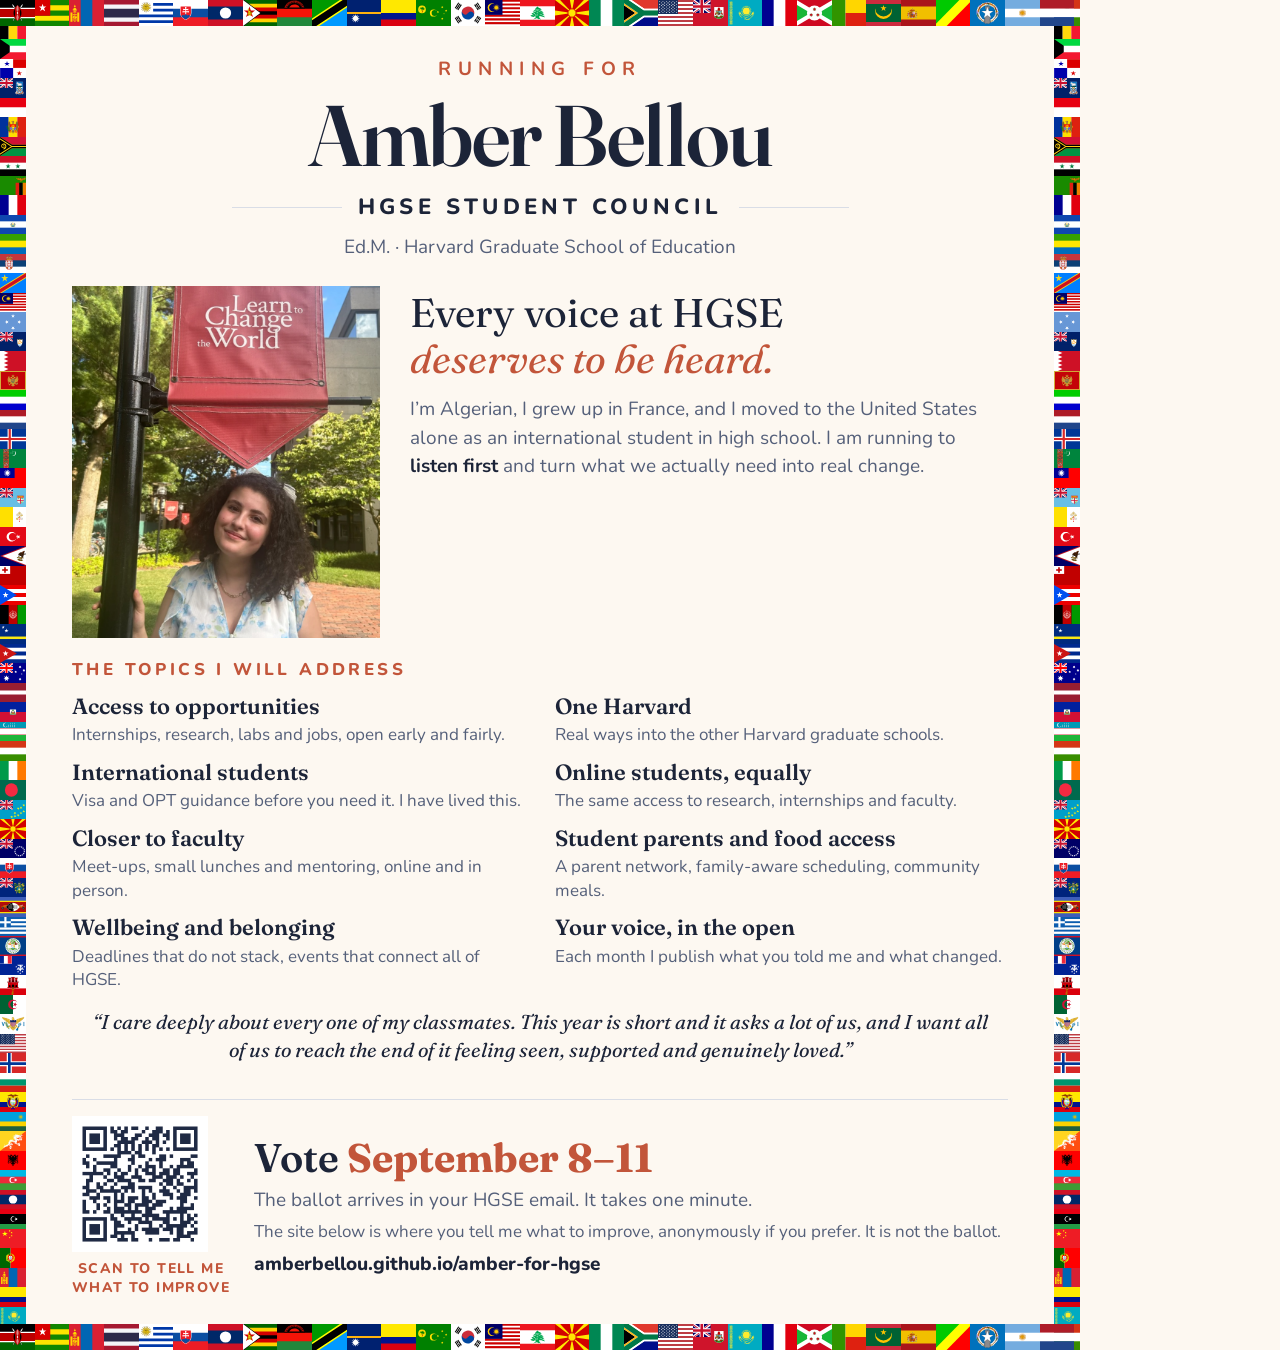
<file: flyer/flyer-social.html>
<!DOCTYPE html><html lang="en"><head><meta charset="utf-8">
<link rel="preconnect" href="https://fonts.googleapis.com"><link rel="preconnect" href="https://fonts.gstatic.com" crossorigin>
<link href="https://fonts.googleapis.com/css2?family=Fraunces:opsz,wght@9..144,400;9..144,600;9..144,700&family=Nunito:wght@400;600;700;800&display=swap" rel="stylesheet">
<style>
* { box-sizing: border-box; margin: 0; padding: 0; }
body { --fw: 26px; --ink:#1c2438; --ink-2:#55607a; --line:#d9dde6; --accent:#c2553a; --cream:#fdf8f1;
  width: 1080px; height: 1350px; position: relative; overflow: hidden;
  font-family: "Nunito", system-ui, sans-serif; color: var(--ink); background: var(--cream); }

.frame { position: absolute; overflow: hidden; display: flex; }
.f-t, .f-b { left: 0; right: 0; height: var(--fw); z-index: 2; }
.f-t { top: 0; } .f-b { bottom: 0; }
.f-t img, .f-b img { height: 100%; width: auto; flex: none; }
.f-l, .f-r { top: 0; bottom: 0; width: var(--fw); z-index: 1; flex-direction: column; }
.f-l { left: 0; } .f-r { right: 0; }
.f-l img, .f-r img { width: 100%; height: auto; flex: none; }

.page { position: absolute; inset: var(--fw); background: var(--cream);
  display: flex; flex-direction: column; padding: 30px 46px 26px; }
.runfor { text-align:center; font-weight:700; letter-spacing:.34em; text-transform:uppercase;
  font-size:19px; color:var(--accent); }
h1 { font-family:"Fraunces",Georgia,serif; font-weight:600; font-size:86px; line-height:1;
  text-align:center; margin:10px 0 14px; letter-spacing:-.02em; }
.office { display:flex; align-items:center; gap:16px; justify-content:center; }
.office::before, .office::after { content:""; height:1px; background:var(--line); width:110px; }
.office span { font-weight:800; letter-spacing:.2em; text-transform:uppercase; font-size:22px; }
.sub { text-align:center; font-size:19px; color:var(--ink-2); margin-top:12px; }
.top { display:flex; gap:30px; margin:26px 0 0; align-items:flex-start; }
.photo { width:308px; height:352px; flex:none; overflow:hidden; }
.photo img { width:100%; height:100%; object-fit:cover; object-position:center 42%; display:block; }
.pitch { flex:1; padding-top:4px; }
.tagline { font-family:"Fraunces",serif; font-weight:400; font-size:40px; line-height:1.14; }
.tagline em { font-style:italic; color:var(--accent); }
.blurb { font-size:19px; line-height:1.5; color:var(--ink-2); margin-top:14px; }
.blurb b { font-weight:700; color:var(--ink); }
.sec { font-weight:800; letter-spacing:.2em; text-transform:uppercase; font-size:17px;
  color:var(--accent); margin:20px 0 13px; }
.grid { display:grid; grid-template-columns:1fr 1fr; gap:13px 30px; }
.item h4 { font-family:"Fraunces",serif; font-weight:600; font-size:22px; line-height:1.14; }
.item p { font-size:17px; line-height:1.4; color:var(--ink-2); margin-top:4px; }
.quote { margin:16px 16px 0; text-align:center; font-family:"Fraunces",serif; font-weight:400;
  font-style:italic; font-size:20px; line-height:1.42; color:var(--ink); }
.vote { margin-top:auto; display:flex; align-items:center; gap:24px;
  border-top:1px solid var(--line); padding-top:16px; }
.qr { width:136px; height:136px; flex:none; }
.qr img { width:100%; height:100%; display:block; }
.vm .d { font-family:"Fraunces",serif; font-weight:600; font-size:40px; line-height:1.05; }
.vm .d b { font-weight:700; color:var(--accent); }
.vm .s { font-size:19px; color:var(--ink-2); margin-top:8px; }
.vm .u { font-size:19px; margin-top:7px; font-weight:800; }

.qrwrap { flex: none; text-align: center; }
.qrcap { font-size: 14px; font-weight: 800; letter-spacing: .1em; text-transform: uppercase;
  color: var(--accent); line-height: 1.35; margin-top: 8px; }
.vm .s2 { font-size: 17px; color: var(--ink-2); margin-top: 7px; line-height: 1.4; }

</style></head><body>
<div class="frame f-t"><img src="../flags/ke.svg" alt=""><img src="../flags/tg.svg" alt=""><img src="../flags/mn.svg" alt=""><img src="../flags/th.svg" alt=""><img src="../flags/uy.svg" alt=""><img src="../flags/sk.svg" alt=""><img src="../flags/la.svg" alt=""><img src="../flags/zw.svg" alt=""><img src="../flags/mw.svg" alt=""><img src="../flags/tz.svg" alt=""><img src="../flags/nr.svg" alt=""><img src="../flags/co.svg" alt=""><img src="../flags/cc.svg" alt=""><img src="../flags/kr.svg" alt=""><img src="../flags/my.svg" alt=""><img src="../flags/lb.svg" alt=""><img src="../flags/mk.svg" alt=""><img src="../flags/ng.svg" alt=""><img src="../flags/za.svg" alt=""><img src="../flags/us.svg" alt=""><img src="../flags/bm.svg" alt=""><img src="../flags/kz.svg" alt=""><img src="../flags/gf.svg" alt=""><img src="../flags/bi.svg" alt=""><img src="../flags/bj.svg" alt=""><img src="../flags/mr.svg" alt=""><img src="../flags/es.svg" alt=""><img src="../flags/cg.svg" alt=""><img src="../flags/mp.svg" alt=""><img src="../flags/ar.svg" alt=""><img src="../flags/nl.svg" alt=""><img src="../flags/hu.svg" alt=""><img src="../flags/vn.svg" alt=""><img src="../flags/pa.svg" alt=""><img src="../flags/ws.svg" alt=""><img src="../flags/ug.svg" alt=""><img src="../flags/pw.svg" alt=""><img src="../flags/ca.svg" alt=""><img src="../flags/nf.svg" alt=""><img src="../flags/dz.svg" alt=""><img src="../flags/mh.svg" alt=""><img src="../flags/bs.svg" alt=""><img src="../flags/az.svg" alt=""><img src="../flags/ag.svg" alt=""><img src="../flags/wf.svg" alt=""><img src="../flags/dm.svg" alt=""><img src="../flags/nc.svg" alt=""><img src="../flags/ai.svg" alt=""><img src="../flags/vi.svg" alt=""><img src="../flags/kg.svg" alt=""><img src="../flags/de.svg" alt=""><img src="../flags/je.svg" alt=""><img src="../flags/np.svg" alt=""><img src="../flags/ck.svg" alt=""><img src="../flags/mv.svg" alt=""><img src="../flags/dk.svg" alt=""><img src="../flags/no.svg" alt=""><img src="../flags/fi.svg" alt=""><img src="../flags/lu.svg" alt=""><img src="../flags/ax.svg" alt=""><img src="../flags/ke.svg" alt=""><img src="../flags/tg.svg" alt=""><img src="../flags/mn.svg" alt=""><img src="../flags/th.svg" alt=""><img src="../flags/uy.svg" alt=""><img src="../flags/sk.svg" alt=""><img src="../flags/la.svg" alt=""><img src="../flags/zw.svg" alt=""><img src="../flags/mw.svg" alt=""><img src="../flags/tz.svg" alt=""><img src="../flags/nr.svg" alt=""><img src="../flags/co.svg" alt=""><img src="../flags/cc.svg" alt=""><img src="../flags/kr.svg" alt=""><img src="../flags/my.svg" alt=""><img src="../flags/lb.svg" alt=""><img src="../flags/mk.svg" alt=""><img src="../flags/ng.svg" alt=""><img src="../flags/za.svg" alt=""><img src="../flags/us.svg" alt=""><img src="../flags/bm.svg" alt=""><img src="../flags/kz.svg" alt=""><img src="../flags/gf.svg" alt=""><img src="../flags/bi.svg" alt=""><img src="../flags/bj.svg" alt=""><img src="../flags/mr.svg" alt=""><img src="../flags/es.svg" alt=""><img src="../flags/cg.svg" alt=""><img src="../flags/mp.svg" alt=""><img src="../flags/ar.svg" alt=""><img src="../flags/nl.svg" alt=""><img src="../flags/hu.svg" alt=""><img src="../flags/vn.svg" alt=""><img src="../flags/pa.svg" alt=""><img src="../flags/ws.svg" alt=""><img src="../flags/ug.svg" alt=""><img src="../flags/pw.svg" alt=""><img src="../flags/ca.svg" alt=""><img src="../flags/nf.svg" alt=""><img src="../flags/dz.svg" alt=""><img src="../flags/mh.svg" alt=""><img src="../flags/bs.svg" alt=""><img src="../flags/az.svg" alt=""><img src="../flags/ag.svg" alt=""><img src="../flags/wf.svg" alt=""><img src="../flags/dm.svg" alt=""><img src="../flags/nc.svg" alt=""><img src="../flags/ai.svg" alt=""><img src="../flags/vi.svg" alt=""><img src="../flags/kg.svg" alt=""><img src="../flags/de.svg" alt=""><img src="../flags/je.svg" alt=""><img src="../flags/np.svg" alt=""><img src="../flags/ck.svg" alt=""><img src="../flags/mv.svg" alt=""><img src="../flags/dk.svg" alt=""><img src="../flags/no.svg" alt=""><img src="../flags/fi.svg" alt=""><img src="../flags/lu.svg" alt=""><img src="../flags/ax.svg" alt=""></div><div class="frame f-b"><img src="../flags/ke.svg" alt=""><img src="../flags/tg.svg" alt=""><img src="../flags/mn.svg" alt=""><img src="../flags/th.svg" alt=""><img src="../flags/uy.svg" alt=""><img src="../flags/sk.svg" alt=""><img src="../flags/la.svg" alt=""><img src="../flags/zw.svg" alt=""><img src="../flags/mw.svg" alt=""><img src="../flags/tz.svg" alt=""><img src="../flags/nr.svg" alt=""><img src="../flags/co.svg" alt=""><img src="../flags/cc.svg" alt=""><img src="../flags/kr.svg" alt=""><img src="../flags/my.svg" alt=""><img src="../flags/lb.svg" alt=""><img src="../flags/mk.svg" alt=""><img src="../flags/ng.svg" alt=""><img src="../flags/za.svg" alt=""><img src="../flags/us.svg" alt=""><img src="../flags/bm.svg" alt=""><img src="../flags/kz.svg" alt=""><img src="../flags/gf.svg" alt=""><img src="../flags/bi.svg" alt=""><img src="../flags/bj.svg" alt=""><img src="../flags/mr.svg" alt=""><img src="../flags/es.svg" alt=""><img src="../flags/cg.svg" alt=""><img src="../flags/mp.svg" alt=""><img src="../flags/ar.svg" alt=""><img src="../flags/nl.svg" alt=""><img src="../flags/hu.svg" alt=""><img src="../flags/vn.svg" alt=""><img src="../flags/pa.svg" alt=""><img src="../flags/ws.svg" alt=""><img src="../flags/ug.svg" alt=""><img src="../flags/pw.svg" alt=""><img src="../flags/ca.svg" alt=""><img src="../flags/nf.svg" alt=""><img src="../flags/dz.svg" alt=""><img src="../flags/mh.svg" alt=""><img src="../flags/bs.svg" alt=""><img src="../flags/az.svg" alt=""><img src="../flags/ag.svg" alt=""><img src="../flags/wf.svg" alt=""><img src="../flags/dm.svg" alt=""><img src="../flags/nc.svg" alt=""><img src="../flags/ai.svg" alt=""><img src="../flags/vi.svg" alt=""><img src="../flags/kg.svg" alt=""><img src="../flags/de.svg" alt=""><img src="../flags/je.svg" alt=""><img src="../flags/np.svg" alt=""><img src="../flags/ck.svg" alt=""><img src="../flags/mv.svg" alt=""><img src="../flags/dk.svg" alt=""><img src="../flags/no.svg" alt=""><img src="../flags/fi.svg" alt=""><img src="../flags/lu.svg" alt=""><img src="../flags/ax.svg" alt=""><img src="../flags/ke.svg" alt=""><img src="../flags/tg.svg" alt=""><img src="../flags/mn.svg" alt=""><img src="../flags/th.svg" alt=""><img src="../flags/uy.svg" alt=""><img src="../flags/sk.svg" alt=""><img src="../flags/la.svg" alt=""><img src="../flags/zw.svg" alt=""><img src="../flags/mw.svg" alt=""><img src="../flags/tz.svg" alt=""><img src="../flags/nr.svg" alt=""><img src="../flags/co.svg" alt=""><img src="../flags/cc.svg" alt=""><img src="../flags/kr.svg" alt=""><img src="../flags/my.svg" alt=""><img src="../flags/lb.svg" alt=""><img src="../flags/mk.svg" alt=""><img src="../flags/ng.svg" alt=""><img src="../flags/za.svg" alt=""><img src="../flags/us.svg" alt=""><img src="../flags/bm.svg" alt=""><img src="../flags/kz.svg" alt=""><img src="../flags/gf.svg" alt=""><img src="../flags/bi.svg" alt=""><img src="../flags/bj.svg" alt=""><img src="../flags/mr.svg" alt=""><img src="../flags/es.svg" alt=""><img src="../flags/cg.svg" alt=""><img src="../flags/mp.svg" alt=""><img src="../flags/ar.svg" alt=""><img src="../flags/nl.svg" alt=""><img src="../flags/hu.svg" alt=""><img src="../flags/vn.svg" alt=""><img src="../flags/pa.svg" alt=""><img src="../flags/ws.svg" alt=""><img src="../flags/ug.svg" alt=""><img src="../flags/pw.svg" alt=""><img src="../flags/ca.svg" alt=""><img src="../flags/nf.svg" alt=""><img src="../flags/dz.svg" alt=""><img src="../flags/mh.svg" alt=""><img src="../flags/bs.svg" alt=""><img src="../flags/az.svg" alt=""><img src="../flags/ag.svg" alt=""><img src="../flags/wf.svg" alt=""><img src="../flags/dm.svg" alt=""><img src="../flags/nc.svg" alt=""><img src="../flags/ai.svg" alt=""><img src="../flags/vi.svg" alt=""><img src="../flags/kg.svg" alt=""><img src="../flags/de.svg" alt=""><img src="../flags/je.svg" alt=""><img src="../flags/np.svg" alt=""><img src="../flags/ck.svg" alt=""><img src="../flags/mv.svg" alt=""><img src="../flags/dk.svg" alt=""><img src="../flags/no.svg" alt=""><img src="../flags/fi.svg" alt=""><img src="../flags/lu.svg" alt=""><img src="../flags/ax.svg" alt=""></div><div class="frame f-l"><img src="../flags/py.svg" alt=""><img src="../flags/be.svg" alt=""><img src="../flags/kw.svg" alt=""><img src="../flags/pa.svg" alt=""><img src="../flags/fk.svg" alt=""><img src="../flags/id.svg" alt=""><img src="../flags/md.svg" alt=""><img src="../flags/vu.svg" alt=""><img src="../flags/sy.svg" alt=""><img src="../flags/zm.svg" alt=""><img src="../flags/re.svg" alt=""><img src="../flags/sv.svg" alt=""><img src="../flags/ga.svg" alt=""><img src="../flags/rs.svg" alt=""><img src="../flags/cd.svg" alt=""><img src="../flags/my.svg" alt=""><img src="../flags/fm.svg" alt=""><img src="../flags/ai.svg" alt=""><img src="../flags/bh.svg" alt=""><img src="../flags/me.svg" alt=""><img src="../flags/sl.svg" alt=""><img src="../flags/bq.svg" alt=""><img src="../flags/is.svg" alt=""><img src="../flags/tm.svg" alt=""><img src="../flags/tw.svg" alt=""><img src="../flags/fj.svg" alt=""><img src="../flags/va.svg" alt=""><img src="../flags/tr.svg" alt=""><img src="../flags/as.svg" alt=""><img src="../flags/to.svg" alt=""><img src="../flags/pr.svg" alt=""><img src="../flags/af.svg" alt=""><img src="../flags/cw.svg" alt=""><img src="../flags/cu.svg" alt=""><img src="../flags/au.svg" alt=""><img src="../flags/lv.svg" alt=""><img src="../flags/ht.svg" alt=""><img src="../flags/uz.svg" alt=""><img src="../flags/hu.svg" alt=""><img src="../flags/ie.svg" alt=""><img src="../flags/bd.svg" alt=""><img src="../flags/tv.svg" alt=""><img src="../flags/mk.svg" alt=""><img src="../flags/ck.svg" alt=""><img src="../flags/sk.svg" alt=""><img src="../flags/pn.svg" alt=""><img src="../flags/sz.svg" alt=""><img src="../flags/gr.svg" alt=""><img src="../flags/bz.svg" alt=""><img src="../flags/tf.svg" alt=""><img src="../flags/gi.svg" alt=""><img src="../flags/dz.svg" alt=""><img src="../flags/vi.svg" alt=""><img src="../flags/um.svg" alt=""><img src="../flags/bv.svg" alt=""><img src="../flags/bg.svg" alt=""><img src="../flags/ec.svg" alt=""><img src="../flags/rw.svg" alt=""><img src="../flags/bt.svg" alt=""><img src="../flags/al.svg" alt=""><img src="../flags/az.svg" alt=""><img src="../flags/la.svg" alt=""><img src="../flags/ly.svg" alt=""><img src="../flags/cn.svg" alt=""><img src="../flags/pt.svg" alt=""><img src="../flags/mn.svg" alt=""><img src="../flags/co.svg" alt=""><img src="../flags/kz.svg" alt=""><img src="../flags/mw.svg" alt=""><img src="../flags/sd.svg" alt=""><img src="../flags/py.svg" alt=""><img src="../flags/be.svg" alt=""><img src="../flags/kw.svg" alt=""><img src="../flags/pa.svg" alt=""><img src="../flags/fk.svg" alt=""><img src="../flags/id.svg" alt=""><img src="../flags/md.svg" alt=""><img src="../flags/vu.svg" alt=""><img src="../flags/sy.svg" alt=""><img src="../flags/zm.svg" alt=""><img src="../flags/re.svg" alt=""><img src="../flags/sv.svg" alt=""><img src="../flags/ga.svg" alt=""><img src="../flags/rs.svg" alt=""><img src="../flags/cd.svg" alt=""><img src="../flags/my.svg" alt=""><img src="../flags/fm.svg" alt=""><img src="../flags/ai.svg" alt=""><img src="../flags/bh.svg" alt=""><img src="../flags/me.svg" alt=""><img src="../flags/sl.svg" alt=""><img src="../flags/bq.svg" alt=""><img src="../flags/is.svg" alt=""><img src="../flags/tm.svg" alt=""><img src="../flags/tw.svg" alt=""><img src="../flags/fj.svg" alt=""><img src="../flags/va.svg" alt=""><img src="../flags/tr.svg" alt=""><img src="../flags/as.svg" alt=""><img src="../flags/to.svg" alt=""><img src="../flags/pr.svg" alt=""><img src="../flags/af.svg" alt=""><img src="../flags/cw.svg" alt=""><img src="../flags/cu.svg" alt=""><img src="../flags/au.svg" alt=""><img src="../flags/lv.svg" alt=""><img src="../flags/ht.svg" alt=""><img src="../flags/uz.svg" alt=""><img src="../flags/hu.svg" alt=""><img src="../flags/ie.svg" alt=""><img src="../flags/bd.svg" alt=""><img src="../flags/tv.svg" alt=""><img src="../flags/mk.svg" alt=""><img src="../flags/ck.svg" alt=""><img src="../flags/sk.svg" alt=""><img src="../flags/pn.svg" alt=""><img src="../flags/sz.svg" alt=""><img src="../flags/gr.svg" alt=""><img src="../flags/bz.svg" alt=""><img src="../flags/tf.svg" alt=""><img src="../flags/gi.svg" alt=""><img src="../flags/dz.svg" alt=""><img src="../flags/vi.svg" alt=""><img src="../flags/um.svg" alt=""><img src="../flags/bv.svg" alt=""><img src="../flags/bg.svg" alt=""><img src="../flags/ec.svg" alt=""><img src="../flags/rw.svg" alt=""><img src="../flags/bt.svg" alt=""><img src="../flags/al.svg" alt=""><img src="../flags/az.svg" alt=""><img src="../flags/la.svg" alt=""><img src="../flags/ly.svg" alt=""><img src="../flags/cn.svg" alt=""><img src="../flags/pt.svg" alt=""><img src="../flags/mn.svg" alt=""><img src="../flags/co.svg" alt=""><img src="../flags/kz.svg" alt=""><img src="../flags/mw.svg" alt=""><img src="../flags/sd.svg" alt=""><img src="../flags/py.svg" alt=""><img src="../flags/be.svg" alt=""><img src="../flags/kw.svg" alt=""><img src="../flags/pa.svg" alt=""><img src="../flags/fk.svg" alt=""><img src="../flags/id.svg" alt=""><img src="../flags/md.svg" alt=""><img src="../flags/vu.svg" alt=""><img src="../flags/sy.svg" alt=""><img src="../flags/zm.svg" alt=""><img src="../flags/re.svg" alt=""><img src="../flags/sv.svg" alt=""><img src="../flags/ga.svg" alt=""><img src="../flags/rs.svg" alt=""><img src="../flags/cd.svg" alt=""><img src="../flags/my.svg" alt=""><img src="../flags/fm.svg" alt=""><img src="../flags/ai.svg" alt=""><img src="../flags/bh.svg" alt=""><img src="../flags/me.svg" alt=""><img src="../flags/sl.svg" alt=""><img src="../flags/bq.svg" alt=""><img src="../flags/is.svg" alt=""><img src="../flags/tm.svg" alt=""><img src="../flags/tw.svg" alt=""><img src="../flags/fj.svg" alt=""><img src="../flags/va.svg" alt=""><img src="../flags/tr.svg" alt=""><img src="../flags/as.svg" alt=""><img src="../flags/to.svg" alt=""><img src="../flags/pr.svg" alt=""><img src="../flags/af.svg" alt=""><img src="../flags/cw.svg" alt=""><img src="../flags/cu.svg" alt=""><img src="../flags/au.svg" alt=""><img src="../flags/lv.svg" alt=""><img src="../flags/ht.svg" alt=""><img src="../flags/uz.svg" alt=""><img src="../flags/hu.svg" alt=""><img src="../flags/ie.svg" alt=""><img src="../flags/bd.svg" alt=""><img src="../flags/tv.svg" alt=""><img src="../flags/mk.svg" alt=""><img src="../flags/ck.svg" alt=""><img src="../flags/sk.svg" alt=""><img src="../flags/pn.svg" alt=""><img src="../flags/sz.svg" alt=""><img src="../flags/gr.svg" alt=""><img src="../flags/bz.svg" alt=""><img src="../flags/tf.svg" alt=""><img src="../flags/gi.svg" alt=""><img src="../flags/dz.svg" alt=""><img src="../flags/vi.svg" alt=""><img src="../flags/um.svg" alt=""><img src="../flags/bv.svg" alt=""><img src="../flags/bg.svg" alt=""><img src="../flags/ec.svg" alt=""><img src="../flags/rw.svg" alt=""><img src="../flags/bt.svg" alt=""><img src="../flags/al.svg" alt=""><img src="../flags/az.svg" alt=""><img src="../flags/la.svg" alt=""><img src="../flags/ly.svg" alt=""><img src="../flags/cn.svg" alt=""><img src="../flags/pt.svg" alt=""><img src="../flags/mn.svg" alt=""><img src="../flags/co.svg" alt=""><img src="../flags/kz.svg" alt=""><img src="../flags/mw.svg" alt=""><img src="../flags/sd.svg" alt=""></div><div class="frame f-r"><img src="../flags/py.svg" alt=""><img src="../flags/be.svg" alt=""><img src="../flags/kw.svg" alt=""><img src="../flags/pa.svg" alt=""><img src="../flags/fk.svg" alt=""><img src="../flags/id.svg" alt=""><img src="../flags/md.svg" alt=""><img src="../flags/vu.svg" alt=""><img src="../flags/sy.svg" alt=""><img src="../flags/zm.svg" alt=""><img src="../flags/re.svg" alt=""><img src="../flags/sv.svg" alt=""><img src="../flags/ga.svg" alt=""><img src="../flags/rs.svg" alt=""><img src="../flags/cd.svg" alt=""><img src="../flags/my.svg" alt=""><img src="../flags/fm.svg" alt=""><img src="../flags/ai.svg" alt=""><img src="../flags/bh.svg" alt=""><img src="../flags/me.svg" alt=""><img src="../flags/sl.svg" alt=""><img src="../flags/bq.svg" alt=""><img src="../flags/is.svg" alt=""><img src="../flags/tm.svg" alt=""><img src="../flags/tw.svg" alt=""><img src="../flags/fj.svg" alt=""><img src="../flags/va.svg" alt=""><img src="../flags/tr.svg" alt=""><img src="../flags/as.svg" alt=""><img src="../flags/to.svg" alt=""><img src="../flags/pr.svg" alt=""><img src="../flags/af.svg" alt=""><img src="../flags/cw.svg" alt=""><img src="../flags/cu.svg" alt=""><img src="../flags/au.svg" alt=""><img src="../flags/lv.svg" alt=""><img src="../flags/ht.svg" alt=""><img src="../flags/uz.svg" alt=""><img src="../flags/hu.svg" alt=""><img src="../flags/ie.svg" alt=""><img src="../flags/bd.svg" alt=""><img src="../flags/tv.svg" alt=""><img src="../flags/mk.svg" alt=""><img src="../flags/ck.svg" alt=""><img src="../flags/sk.svg" alt=""><img src="../flags/pn.svg" alt=""><img src="../flags/sz.svg" alt=""><img src="../flags/gr.svg" alt=""><img src="../flags/bz.svg" alt=""><img src="../flags/tf.svg" alt=""><img src="../flags/gi.svg" alt=""><img src="../flags/dz.svg" alt=""><img src="../flags/vi.svg" alt=""><img src="../flags/um.svg" alt=""><img src="../flags/bv.svg" alt=""><img src="../flags/bg.svg" alt=""><img src="../flags/ec.svg" alt=""><img src="../flags/rw.svg" alt=""><img src="../flags/bt.svg" alt=""><img src="../flags/al.svg" alt=""><img src="../flags/az.svg" alt=""><img src="../flags/la.svg" alt=""><img src="../flags/ly.svg" alt=""><img src="../flags/cn.svg" alt=""><img src="../flags/pt.svg" alt=""><img src="../flags/mn.svg" alt=""><img src="../flags/co.svg" alt=""><img src="../flags/kz.svg" alt=""><img src="../flags/mw.svg" alt=""><img src="../flags/sd.svg" alt=""><img src="../flags/py.svg" alt=""><img src="../flags/be.svg" alt=""><img src="../flags/kw.svg" alt=""><img src="../flags/pa.svg" alt=""><img src="../flags/fk.svg" alt=""><img src="../flags/id.svg" alt=""><img src="../flags/md.svg" alt=""><img src="../flags/vu.svg" alt=""><img src="../flags/sy.svg" alt=""><img src="../flags/zm.svg" alt=""><img src="../flags/re.svg" alt=""><img src="../flags/sv.svg" alt=""><img src="../flags/ga.svg" alt=""><img src="../flags/rs.svg" alt=""><img src="../flags/cd.svg" alt=""><img src="../flags/my.svg" alt=""><img src="../flags/fm.svg" alt=""><img src="../flags/ai.svg" alt=""><img src="../flags/bh.svg" alt=""><img src="../flags/me.svg" alt=""><img src="../flags/sl.svg" alt=""><img src="../flags/bq.svg" alt=""><img src="../flags/is.svg" alt=""><img src="../flags/tm.svg" alt=""><img src="../flags/tw.svg" alt=""><img src="../flags/fj.svg" alt=""><img src="../flags/va.svg" alt=""><img src="../flags/tr.svg" alt=""><img src="../flags/as.svg" alt=""><img src="../flags/to.svg" alt=""><img src="../flags/pr.svg" alt=""><img src="../flags/af.svg" alt=""><img src="../flags/cw.svg" alt=""><img src="../flags/cu.svg" alt=""><img src="../flags/au.svg" alt=""><img src="../flags/lv.svg" alt=""><img src="../flags/ht.svg" alt=""><img src="../flags/uz.svg" alt=""><img src="../flags/hu.svg" alt=""><img src="../flags/ie.svg" alt=""><img src="../flags/bd.svg" alt=""><img src="../flags/tv.svg" alt=""><img src="../flags/mk.svg" alt=""><img src="../flags/ck.svg" alt=""><img src="../flags/sk.svg" alt=""><img src="../flags/pn.svg" alt=""><img src="../flags/sz.svg" alt=""><img src="../flags/gr.svg" alt=""><img src="../flags/bz.svg" alt=""><img src="../flags/tf.svg" alt=""><img src="../flags/gi.svg" alt=""><img src="../flags/dz.svg" alt=""><img src="../flags/vi.svg" alt=""><img src="../flags/um.svg" alt=""><img src="../flags/bv.svg" alt=""><img src="../flags/bg.svg" alt=""><img src="../flags/ec.svg" alt=""><img src="../flags/rw.svg" alt=""><img src="../flags/bt.svg" alt=""><img src="../flags/al.svg" alt=""><img src="../flags/az.svg" alt=""><img src="../flags/la.svg" alt=""><img src="../flags/ly.svg" alt=""><img src="../flags/cn.svg" alt=""><img src="../flags/pt.svg" alt=""><img src="../flags/mn.svg" alt=""><img src="../flags/co.svg" alt=""><img src="../flags/kz.svg" alt=""><img src="../flags/mw.svg" alt=""><img src="../flags/sd.svg" alt=""><img src="../flags/py.svg" alt=""><img src="../flags/be.svg" alt=""><img src="../flags/kw.svg" alt=""><img src="../flags/pa.svg" alt=""><img src="../flags/fk.svg" alt=""><img src="../flags/id.svg" alt=""><img src="../flags/md.svg" alt=""><img src="../flags/vu.svg" alt=""><img src="../flags/sy.svg" alt=""><img src="../flags/zm.svg" alt=""><img src="../flags/re.svg" alt=""><img src="../flags/sv.svg" alt=""><img src="../flags/ga.svg" alt=""><img src="../flags/rs.svg" alt=""><img src="../flags/cd.svg" alt=""><img src="../flags/my.svg" alt=""><img src="../flags/fm.svg" alt=""><img src="../flags/ai.svg" alt=""><img src="../flags/bh.svg" alt=""><img src="../flags/me.svg" alt=""><img src="../flags/sl.svg" alt=""><img src="../flags/bq.svg" alt=""><img src="../flags/is.svg" alt=""><img src="../flags/tm.svg" alt=""><img src="../flags/tw.svg" alt=""><img src="../flags/fj.svg" alt=""><img src="../flags/va.svg" alt=""><img src="../flags/tr.svg" alt=""><img src="../flags/as.svg" alt=""><img src="../flags/to.svg" alt=""><img src="../flags/pr.svg" alt=""><img src="../flags/af.svg" alt=""><img src="../flags/cw.svg" alt=""><img src="../flags/cu.svg" alt=""><img src="../flags/au.svg" alt=""><img src="../flags/lv.svg" alt=""><img src="../flags/ht.svg" alt=""><img src="../flags/uz.svg" alt=""><img src="../flags/hu.svg" alt=""><img src="../flags/ie.svg" alt=""><img src="../flags/bd.svg" alt=""><img src="../flags/tv.svg" alt=""><img src="../flags/mk.svg" alt=""><img src="../flags/ck.svg" alt=""><img src="../flags/sk.svg" alt=""><img src="../flags/pn.svg" alt=""><img src="../flags/sz.svg" alt=""><img src="../flags/gr.svg" alt=""><img src="../flags/bz.svg" alt=""><img src="../flags/tf.svg" alt=""><img src="../flags/gi.svg" alt=""><img src="../flags/dz.svg" alt=""><img src="../flags/vi.svg" alt=""><img src="../flags/um.svg" alt=""><img src="../flags/bv.svg" alt=""><img src="../flags/bg.svg" alt=""><img src="../flags/ec.svg" alt=""><img src="../flags/rw.svg" alt=""><img src="../flags/bt.svg" alt=""><img src="../flags/al.svg" alt=""><img src="../flags/az.svg" alt=""><img src="../flags/la.svg" alt=""><img src="../flags/ly.svg" alt=""><img src="../flags/cn.svg" alt=""><img src="../flags/pt.svg" alt=""><img src="../flags/mn.svg" alt=""><img src="../flags/co.svg" alt=""><img src="../flags/kz.svg" alt=""><img src="../flags/mw.svg" alt=""><img src="../flags/sd.svg" alt=""></div>
<div class="page">
  <p class="runfor">Running for</p>
  <h1>Amber Bellou</h1>
  <p class="office"><span>HGSE Student Council</span></p>
  <p class="sub">Ed.M. &middot; Harvard Graduate School of Education</p>
  <div class="top">
    <div class="photo"><img src="../photos/banner.jpg" alt="Amber Bellou"></div>
    <div class="pitch"><p class="tagline">Every voice at HGSE<br><em>deserves to be heard.</em></p>
      <p class="blurb">I&rsquo;m Algerian, I grew up in France, and I moved to the United States alone as an international student in high school. I am running to <b>listen first</b> and turn what we actually need into real change.</p></div>
  </div>
  <p class="sec">The topics I will address</p>
  <div class="grid">
      <div class="item"><h4>Access to opportunities</h4><p>Internships, research, labs and jobs, open early and fairly.</p></div>
      <div class="item"><h4>One Harvard</h4><p>Real ways into the other Harvard graduate schools.</p></div>
      <div class="item"><h4>International students</h4><p>Visa and OPT guidance before you need it. I have lived this.</p></div>
      <div class="item"><h4>Online students, equally</h4><p>The same access to research, internships and faculty.</p></div>
      <div class="item"><h4>Closer to faculty</h4><p>Meet-ups, small lunches and mentoring, online and in person.</p></div>
      <div class="item"><h4>Student parents and food access</h4><p>A parent network, family-aware scheduling, community meals.</p></div>
      <div class="item"><h4>Wellbeing and belonging</h4><p>Deadlines that do not stack, events that connect all of HGSE.</p></div>
      <div class="item"><h4>Your voice, in the open</h4><p>Each month I publish what you told me and what changed.</p></div>
  </div>
  <p class="quote">&ldquo;I care deeply about every one of my classmates. This year is short and it asks a lot of us, and I want all of us to reach the end of it feeling seen, supported and genuinely loved.&rdquo;</p>
  <div class="vote">
    <div class="qrwrap">
      <div class="qr"><img src="qr.png" alt="QR code"></div>
      <p class="qrcap">Scan to tell me<br>what to improve</p>
    </div>
    <div class="vm">
      <p class="d">Vote <b>September 8&ndash;11</b></p>
      <p class="s">The ballot arrives in your HGSE email. It takes one minute.</p>
      <p class="s2">The site below is where you tell me what to improve, anonymously if you prefer. It is not the ballot.</p>
      <p class="u">amberbellou.github.io/amber-for-hgse</p>
    </div>
  </div>
</div>
</body></html>
</file>
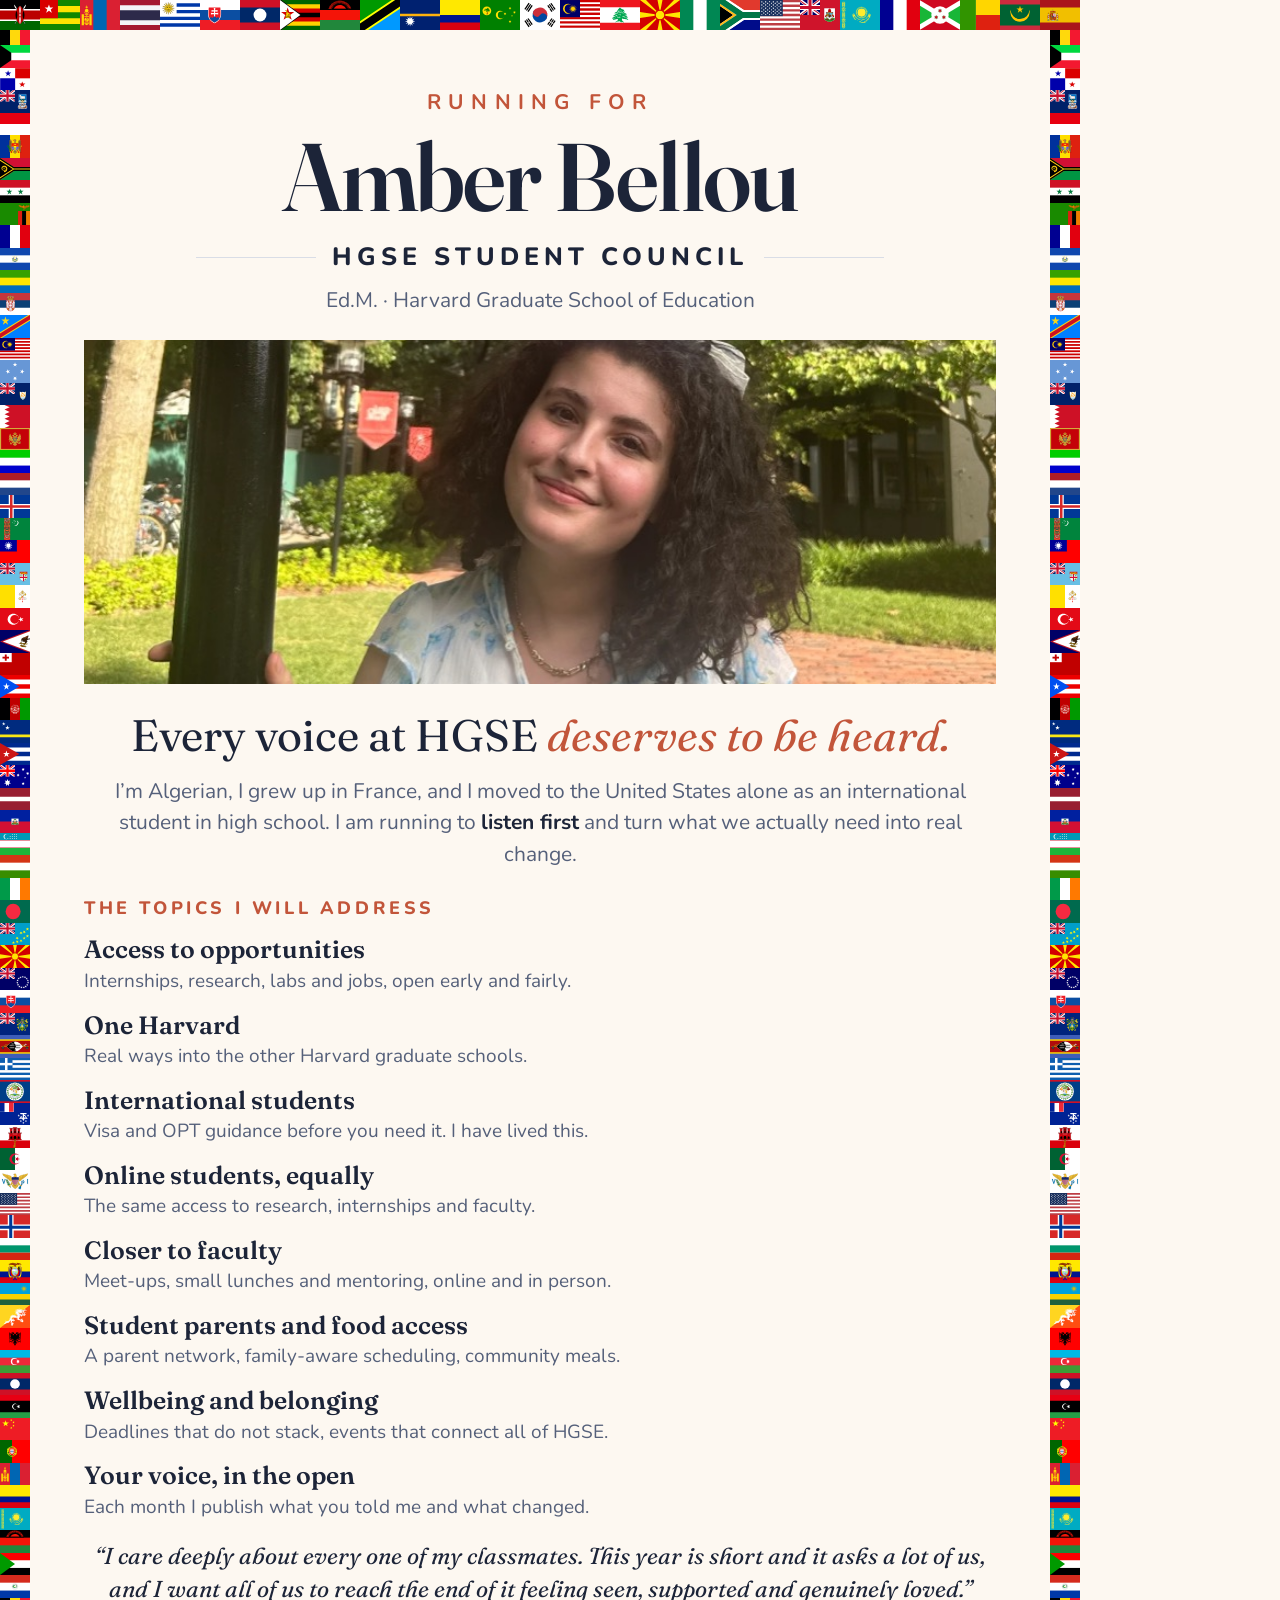
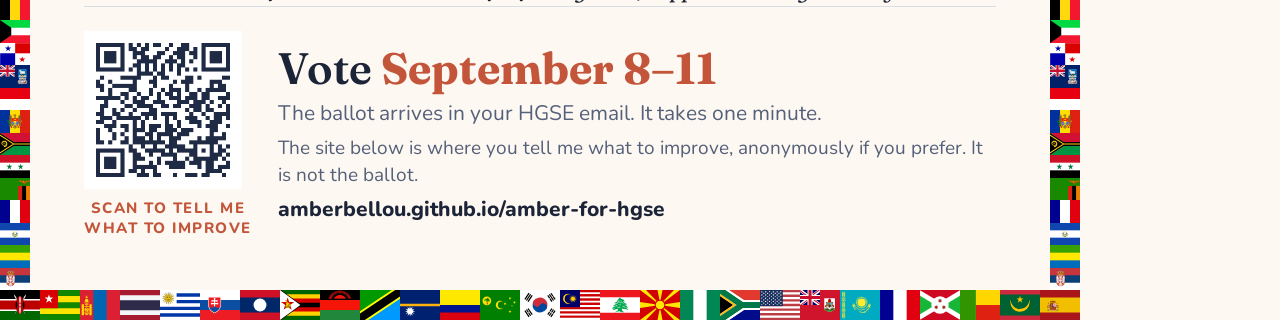
<file: flyer/flyer-story.html>
<!DOCTYPE html><html lang="en"><head><meta charset="utf-8">
<link rel="preconnect" href="https://fonts.googleapis.com"><link rel="preconnect" href="https://fonts.gstatic.com" crossorigin>
<link href="https://fonts.googleapis.com/css2?family=Fraunces:opsz,wght@9..144,400;9..144,600;9..144,700&family=Nunito:wght@400;600;700;800&display=swap" rel="stylesheet">
<style>
* { box-sizing: border-box; margin: 0; padding: 0; }
body { --fw: 30px; --ink:#1c2438; --ink-2:#55607a; --line:#d9dde6; --accent:#c2553a; --cream:#fdf8f1;
  width: 1080px; height: 1920px; position: relative; overflow: hidden;
  font-family: "Nunito", system-ui, sans-serif; color: var(--ink); background: var(--cream); }

.frame { position: absolute; overflow: hidden; display: flex; }
.f-t, .f-b { left: 0; right: 0; height: var(--fw); z-index: 2; }
.f-t { top: 0; } .f-b { bottom: 0; }
.f-t img, .f-b img { height: 100%; width: auto; flex: none; }
.f-l, .f-r { top: 0; bottom: 0; width: var(--fw); z-index: 1; flex-direction: column; }
.f-l { left: 0; } .f-r { right: 0; }
.f-l img, .f-r img { width: 100%; height: auto; flex: none; }

.page { position: absolute; inset: var(--fw); background: var(--cream);
  display: flex; flex-direction: column; padding: 58px 54px 52px; }
.runfor { text-align:center; font-weight:700; letter-spacing:.34em; text-transform:uppercase;
  font-size:21px; color:var(--accent); }
h1 { font-family:"Fraunces",Georgia,serif; font-weight:600; font-size:96px; line-height:1;
  text-align:center; margin:12px 0 16px; letter-spacing:-.02em; }
.office { display:flex; align-items:center; gap:16px; justify-content:center; }
.office::before, .office::after { content:""; height:1px; background:var(--line); width:120px; }
.office span { font-weight:800; letter-spacing:.2em; text-transform:uppercase; font-size:25px; }
.sub { text-align:center; font-size:21px; color:var(--ink-2); margin-top:12px; }
.photo { width:100%; height:430px; margin:26px 0 0; overflow:hidden; }
.photo img { width:100%; height:100%; object-fit:cover; object-position:center 72%; display:block; }
.tagline { text-align:center; margin-top:26px; }
.blurb { text-align:center; }
.tagline { font-family:"Fraunces",serif; font-weight:400; font-size:44px; line-height:1.14; }
.tagline em { font-style:italic; color:var(--accent); }
.blurb { font-size:21px; line-height:1.5; color:var(--ink-2); margin-top:16px; }
.blurb b { font-weight:700; color:var(--ink); }
.sec { font-weight:800; letter-spacing:.2em; text-transform:uppercase; font-size:18px;
  color:var(--accent); margin:26px 0 15px; }
.grid { display:grid; grid-template-columns:1fr; gap:16px; }
.item h4 { font-family:"Fraunces",serif; font-weight:600; font-size:25px; line-height:1.14; }
.item p { font-size:19px; line-height:1.4; color:var(--ink-2); margin-top:4px; }
.quote { margin:20px 10px 0; text-align:center; font-family:"Fraunces",serif; font-weight:400;
  font-style:italic; font-size:23px; line-height:1.42; color:var(--ink); }
.vote { margin-top:auto; display:flex; align-items:center; gap:26px;
  border-top:1px solid var(--line); padding-top:24px; }
.qr { width:158px; height:158px; flex:none; }
.qr img { width:100%; height:100%; display:block; }
.vm .d { font-family:"Fraunces",serif; font-weight:600; font-size:44px; line-height:1.05; }
.vm .d b { font-weight:700; color:var(--accent); }
.vm .s { font-size:21px; color:var(--ink-2); margin-top:8px; }
.vm .u { font-size:21px; margin-top:7px; font-weight:800; }

.qrwrap { flex: none; text-align: center; }
.qrcap { font-size: 15px; font-weight: 800; letter-spacing: .1em; text-transform: uppercase;
  color: var(--accent); line-height: 1.35; margin-top: 9px; }
.vm .s2 { font-size: 19px; color: var(--ink-2); margin-top: 8px; line-height: 1.4; }

</style></head><body>
<div class="frame f-t"><img src="../flags/ke.svg" alt=""><img src="../flags/tg.svg" alt=""><img src="../flags/mn.svg" alt=""><img src="../flags/th.svg" alt=""><img src="../flags/uy.svg" alt=""><img src="../flags/sk.svg" alt=""><img src="../flags/la.svg" alt=""><img src="../flags/zw.svg" alt=""><img src="../flags/mw.svg" alt=""><img src="../flags/tz.svg" alt=""><img src="../flags/nr.svg" alt=""><img src="../flags/co.svg" alt=""><img src="../flags/cc.svg" alt=""><img src="../flags/kr.svg" alt=""><img src="../flags/my.svg" alt=""><img src="../flags/lb.svg" alt=""><img src="../flags/mk.svg" alt=""><img src="../flags/ng.svg" alt=""><img src="../flags/za.svg" alt=""><img src="../flags/us.svg" alt=""><img src="../flags/bm.svg" alt=""><img src="../flags/kz.svg" alt=""><img src="../flags/gf.svg" alt=""><img src="../flags/bi.svg" alt=""><img src="../flags/bj.svg" alt=""><img src="../flags/mr.svg" alt=""><img src="../flags/es.svg" alt=""><img src="../flags/cg.svg" alt=""><img src="../flags/mp.svg" alt=""><img src="../flags/ar.svg" alt=""><img src="../flags/nl.svg" alt=""><img src="../flags/hu.svg" alt=""><img src="../flags/vn.svg" alt=""><img src="../flags/pa.svg" alt=""><img src="../flags/ws.svg" alt=""><img src="../flags/ug.svg" alt=""><img src="../flags/pw.svg" alt=""><img src="../flags/ca.svg" alt=""><img src="../flags/nf.svg" alt=""><img src="../flags/dz.svg" alt=""><img src="../flags/mh.svg" alt=""><img src="../flags/bs.svg" alt=""><img src="../flags/az.svg" alt=""><img src="../flags/ag.svg" alt=""><img src="../flags/wf.svg" alt=""><img src="../flags/dm.svg" alt=""><img src="../flags/nc.svg" alt=""><img src="../flags/ai.svg" alt=""><img src="../flags/vi.svg" alt=""><img src="../flags/kg.svg" alt=""><img src="../flags/de.svg" alt=""><img src="../flags/je.svg" alt=""><img src="../flags/np.svg" alt=""><img src="../flags/ck.svg" alt=""><img src="../flags/mv.svg" alt=""><img src="../flags/dk.svg" alt=""><img src="../flags/no.svg" alt=""><img src="../flags/fi.svg" alt=""><img src="../flags/lu.svg" alt=""><img src="../flags/ax.svg" alt=""><img src="../flags/ke.svg" alt=""><img src="../flags/tg.svg" alt=""><img src="../flags/mn.svg" alt=""><img src="../flags/th.svg" alt=""><img src="../flags/uy.svg" alt=""><img src="../flags/sk.svg" alt=""><img src="../flags/la.svg" alt=""><img src="../flags/zw.svg" alt=""><img src="../flags/mw.svg" alt=""><img src="../flags/tz.svg" alt=""><img src="../flags/nr.svg" alt=""><img src="../flags/co.svg" alt=""><img src="../flags/cc.svg" alt=""><img src="../flags/kr.svg" alt=""><img src="../flags/my.svg" alt=""><img src="../flags/lb.svg" alt=""><img src="../flags/mk.svg" alt=""><img src="../flags/ng.svg" alt=""><img src="../flags/za.svg" alt=""><img src="../flags/us.svg" alt=""><img src="../flags/bm.svg" alt=""><img src="../flags/kz.svg" alt=""><img src="../flags/gf.svg" alt=""><img src="../flags/bi.svg" alt=""><img src="../flags/bj.svg" alt=""><img src="../flags/mr.svg" alt=""><img src="../flags/es.svg" alt=""><img src="../flags/cg.svg" alt=""><img src="../flags/mp.svg" alt=""><img src="../flags/ar.svg" alt=""><img src="../flags/nl.svg" alt=""><img src="../flags/hu.svg" alt=""><img src="../flags/vn.svg" alt=""><img src="../flags/pa.svg" alt=""><img src="../flags/ws.svg" alt=""><img src="../flags/ug.svg" alt=""><img src="../flags/pw.svg" alt=""><img src="../flags/ca.svg" alt=""><img src="../flags/nf.svg" alt=""><img src="../flags/dz.svg" alt=""><img src="../flags/mh.svg" alt=""><img src="../flags/bs.svg" alt=""><img src="../flags/az.svg" alt=""><img src="../flags/ag.svg" alt=""><img src="../flags/wf.svg" alt=""><img src="../flags/dm.svg" alt=""><img src="../flags/nc.svg" alt=""><img src="../flags/ai.svg" alt=""><img src="../flags/vi.svg" alt=""><img src="../flags/kg.svg" alt=""><img src="../flags/de.svg" alt=""><img src="../flags/je.svg" alt=""><img src="../flags/np.svg" alt=""><img src="../flags/ck.svg" alt=""><img src="../flags/mv.svg" alt=""><img src="../flags/dk.svg" alt=""><img src="../flags/no.svg" alt=""><img src="../flags/fi.svg" alt=""><img src="../flags/lu.svg" alt=""><img src="../flags/ax.svg" alt=""></div><div class="frame f-b"><img src="../flags/ke.svg" alt=""><img src="../flags/tg.svg" alt=""><img src="../flags/mn.svg" alt=""><img src="../flags/th.svg" alt=""><img src="../flags/uy.svg" alt=""><img src="../flags/sk.svg" alt=""><img src="../flags/la.svg" alt=""><img src="../flags/zw.svg" alt=""><img src="../flags/mw.svg" alt=""><img src="../flags/tz.svg" alt=""><img src="../flags/nr.svg" alt=""><img src="../flags/co.svg" alt=""><img src="../flags/cc.svg" alt=""><img src="../flags/kr.svg" alt=""><img src="../flags/my.svg" alt=""><img src="../flags/lb.svg" alt=""><img src="../flags/mk.svg" alt=""><img src="../flags/ng.svg" alt=""><img src="../flags/za.svg" alt=""><img src="../flags/us.svg" alt=""><img src="../flags/bm.svg" alt=""><img src="../flags/kz.svg" alt=""><img src="../flags/gf.svg" alt=""><img src="../flags/bi.svg" alt=""><img src="../flags/bj.svg" alt=""><img src="../flags/mr.svg" alt=""><img src="../flags/es.svg" alt=""><img src="../flags/cg.svg" alt=""><img src="../flags/mp.svg" alt=""><img src="../flags/ar.svg" alt=""><img src="../flags/nl.svg" alt=""><img src="../flags/hu.svg" alt=""><img src="../flags/vn.svg" alt=""><img src="../flags/pa.svg" alt=""><img src="../flags/ws.svg" alt=""><img src="../flags/ug.svg" alt=""><img src="../flags/pw.svg" alt=""><img src="../flags/ca.svg" alt=""><img src="../flags/nf.svg" alt=""><img src="../flags/dz.svg" alt=""><img src="../flags/mh.svg" alt=""><img src="../flags/bs.svg" alt=""><img src="../flags/az.svg" alt=""><img src="../flags/ag.svg" alt=""><img src="../flags/wf.svg" alt=""><img src="../flags/dm.svg" alt=""><img src="../flags/nc.svg" alt=""><img src="../flags/ai.svg" alt=""><img src="../flags/vi.svg" alt=""><img src="../flags/kg.svg" alt=""><img src="../flags/de.svg" alt=""><img src="../flags/je.svg" alt=""><img src="../flags/np.svg" alt=""><img src="../flags/ck.svg" alt=""><img src="../flags/mv.svg" alt=""><img src="../flags/dk.svg" alt=""><img src="../flags/no.svg" alt=""><img src="../flags/fi.svg" alt=""><img src="../flags/lu.svg" alt=""><img src="../flags/ax.svg" alt=""><img src="../flags/ke.svg" alt=""><img src="../flags/tg.svg" alt=""><img src="../flags/mn.svg" alt=""><img src="../flags/th.svg" alt=""><img src="../flags/uy.svg" alt=""><img src="../flags/sk.svg" alt=""><img src="../flags/la.svg" alt=""><img src="../flags/zw.svg" alt=""><img src="../flags/mw.svg" alt=""><img src="../flags/tz.svg" alt=""><img src="../flags/nr.svg" alt=""><img src="../flags/co.svg" alt=""><img src="../flags/cc.svg" alt=""><img src="../flags/kr.svg" alt=""><img src="../flags/my.svg" alt=""><img src="../flags/lb.svg" alt=""><img src="../flags/mk.svg" alt=""><img src="../flags/ng.svg" alt=""><img src="../flags/za.svg" alt=""><img src="../flags/us.svg" alt=""><img src="../flags/bm.svg" alt=""><img src="../flags/kz.svg" alt=""><img src="../flags/gf.svg" alt=""><img src="../flags/bi.svg" alt=""><img src="../flags/bj.svg" alt=""><img src="../flags/mr.svg" alt=""><img src="../flags/es.svg" alt=""><img src="../flags/cg.svg" alt=""><img src="../flags/mp.svg" alt=""><img src="../flags/ar.svg" alt=""><img src="../flags/nl.svg" alt=""><img src="../flags/hu.svg" alt=""><img src="../flags/vn.svg" alt=""><img src="../flags/pa.svg" alt=""><img src="../flags/ws.svg" alt=""><img src="../flags/ug.svg" alt=""><img src="../flags/pw.svg" alt=""><img src="../flags/ca.svg" alt=""><img src="../flags/nf.svg" alt=""><img src="../flags/dz.svg" alt=""><img src="../flags/mh.svg" alt=""><img src="../flags/bs.svg" alt=""><img src="../flags/az.svg" alt=""><img src="../flags/ag.svg" alt=""><img src="../flags/wf.svg" alt=""><img src="../flags/dm.svg" alt=""><img src="../flags/nc.svg" alt=""><img src="../flags/ai.svg" alt=""><img src="../flags/vi.svg" alt=""><img src="../flags/kg.svg" alt=""><img src="../flags/de.svg" alt=""><img src="../flags/je.svg" alt=""><img src="../flags/np.svg" alt=""><img src="../flags/ck.svg" alt=""><img src="../flags/mv.svg" alt=""><img src="../flags/dk.svg" alt=""><img src="../flags/no.svg" alt=""><img src="../flags/fi.svg" alt=""><img src="../flags/lu.svg" alt=""><img src="../flags/ax.svg" alt=""></div><div class="frame f-l"><img src="../flags/py.svg" alt=""><img src="../flags/be.svg" alt=""><img src="../flags/kw.svg" alt=""><img src="../flags/pa.svg" alt=""><img src="../flags/fk.svg" alt=""><img src="../flags/id.svg" alt=""><img src="../flags/md.svg" alt=""><img src="../flags/vu.svg" alt=""><img src="../flags/sy.svg" alt=""><img src="../flags/zm.svg" alt=""><img src="../flags/re.svg" alt=""><img src="../flags/sv.svg" alt=""><img src="../flags/ga.svg" alt=""><img src="../flags/rs.svg" alt=""><img src="../flags/cd.svg" alt=""><img src="../flags/my.svg" alt=""><img src="../flags/fm.svg" alt=""><img src="../flags/ai.svg" alt=""><img src="../flags/bh.svg" alt=""><img src="../flags/me.svg" alt=""><img src="../flags/sl.svg" alt=""><img src="../flags/bq.svg" alt=""><img src="../flags/is.svg" alt=""><img src="../flags/tm.svg" alt=""><img src="../flags/tw.svg" alt=""><img src="../flags/fj.svg" alt=""><img src="../flags/va.svg" alt=""><img src="../flags/tr.svg" alt=""><img src="../flags/as.svg" alt=""><img src="../flags/to.svg" alt=""><img src="../flags/pr.svg" alt=""><img src="../flags/af.svg" alt=""><img src="../flags/cw.svg" alt=""><img src="../flags/cu.svg" alt=""><img src="../flags/au.svg" alt=""><img src="../flags/lv.svg" alt=""><img src="../flags/ht.svg" alt=""><img src="../flags/uz.svg" alt=""><img src="../flags/hu.svg" alt=""><img src="../flags/ie.svg" alt=""><img src="../flags/bd.svg" alt=""><img src="../flags/tv.svg" alt=""><img src="../flags/mk.svg" alt=""><img src="../flags/ck.svg" alt=""><img src="../flags/sk.svg" alt=""><img src="../flags/pn.svg" alt=""><img src="../flags/sz.svg" alt=""><img src="../flags/gr.svg" alt=""><img src="../flags/bz.svg" alt=""><img src="../flags/tf.svg" alt=""><img src="../flags/gi.svg" alt=""><img src="../flags/dz.svg" alt=""><img src="../flags/vi.svg" alt=""><img src="../flags/um.svg" alt=""><img src="../flags/bv.svg" alt=""><img src="../flags/bg.svg" alt=""><img src="../flags/ec.svg" alt=""><img src="../flags/rw.svg" alt=""><img src="../flags/bt.svg" alt=""><img src="../flags/al.svg" alt=""><img src="../flags/az.svg" alt=""><img src="../flags/la.svg" alt=""><img src="../flags/ly.svg" alt=""><img src="../flags/cn.svg" alt=""><img src="../flags/pt.svg" alt=""><img src="../flags/mn.svg" alt=""><img src="../flags/co.svg" alt=""><img src="../flags/kz.svg" alt=""><img src="../flags/mw.svg" alt=""><img src="../flags/sd.svg" alt=""><img src="../flags/py.svg" alt=""><img src="../flags/be.svg" alt=""><img src="../flags/kw.svg" alt=""><img src="../flags/pa.svg" alt=""><img src="../flags/fk.svg" alt=""><img src="../flags/id.svg" alt=""><img src="../flags/md.svg" alt=""><img src="../flags/vu.svg" alt=""><img src="../flags/sy.svg" alt=""><img src="../flags/zm.svg" alt=""><img src="../flags/re.svg" alt=""><img src="../flags/sv.svg" alt=""><img src="../flags/ga.svg" alt=""><img src="../flags/rs.svg" alt=""><img src="../flags/cd.svg" alt=""><img src="../flags/my.svg" alt=""><img src="../flags/fm.svg" alt=""><img src="../flags/ai.svg" alt=""><img src="../flags/bh.svg" alt=""><img src="../flags/me.svg" alt=""><img src="../flags/sl.svg" alt=""><img src="../flags/bq.svg" alt=""><img src="../flags/is.svg" alt=""><img src="../flags/tm.svg" alt=""><img src="../flags/tw.svg" alt=""><img src="../flags/fj.svg" alt=""><img src="../flags/va.svg" alt=""><img src="../flags/tr.svg" alt=""><img src="../flags/as.svg" alt=""><img src="../flags/to.svg" alt=""><img src="../flags/pr.svg" alt=""><img src="../flags/af.svg" alt=""><img src="../flags/cw.svg" alt=""><img src="../flags/cu.svg" alt=""><img src="../flags/au.svg" alt=""><img src="../flags/lv.svg" alt=""><img src="../flags/ht.svg" alt=""><img src="../flags/uz.svg" alt=""><img src="../flags/hu.svg" alt=""><img src="../flags/ie.svg" alt=""><img src="../flags/bd.svg" alt=""><img src="../flags/tv.svg" alt=""><img src="../flags/mk.svg" alt=""><img src="../flags/ck.svg" alt=""><img src="../flags/sk.svg" alt=""><img src="../flags/pn.svg" alt=""><img src="../flags/sz.svg" alt=""><img src="../flags/gr.svg" alt=""><img src="../flags/bz.svg" alt=""><img src="../flags/tf.svg" alt=""><img src="../flags/gi.svg" alt=""><img src="../flags/dz.svg" alt=""><img src="../flags/vi.svg" alt=""><img src="../flags/um.svg" alt=""><img src="../flags/bv.svg" alt=""><img src="../flags/bg.svg" alt=""><img src="../flags/ec.svg" alt=""><img src="../flags/rw.svg" alt=""><img src="../flags/bt.svg" alt=""><img src="../flags/al.svg" alt=""><img src="../flags/az.svg" alt=""><img src="../flags/la.svg" alt=""><img src="../flags/ly.svg" alt=""><img src="../flags/cn.svg" alt=""><img src="../flags/pt.svg" alt=""><img src="../flags/mn.svg" alt=""><img src="../flags/co.svg" alt=""><img src="../flags/kz.svg" alt=""><img src="../flags/mw.svg" alt=""><img src="../flags/sd.svg" alt=""><img src="../flags/py.svg" alt=""><img src="../flags/be.svg" alt=""><img src="../flags/kw.svg" alt=""><img src="../flags/pa.svg" alt=""><img src="../flags/fk.svg" alt=""><img src="../flags/id.svg" alt=""><img src="../flags/md.svg" alt=""><img src="../flags/vu.svg" alt=""><img src="../flags/sy.svg" alt=""><img src="../flags/zm.svg" alt=""><img src="../flags/re.svg" alt=""><img src="../flags/sv.svg" alt=""><img src="../flags/ga.svg" alt=""><img src="../flags/rs.svg" alt=""><img src="../flags/cd.svg" alt=""><img src="../flags/my.svg" alt=""><img src="../flags/fm.svg" alt=""><img src="../flags/ai.svg" alt=""><img src="../flags/bh.svg" alt=""><img src="../flags/me.svg" alt=""><img src="../flags/sl.svg" alt=""><img src="../flags/bq.svg" alt=""><img src="../flags/is.svg" alt=""><img src="../flags/tm.svg" alt=""><img src="../flags/tw.svg" alt=""><img src="../flags/fj.svg" alt=""><img src="../flags/va.svg" alt=""><img src="../flags/tr.svg" alt=""><img src="../flags/as.svg" alt=""><img src="../flags/to.svg" alt=""><img src="../flags/pr.svg" alt=""><img src="../flags/af.svg" alt=""><img src="../flags/cw.svg" alt=""><img src="../flags/cu.svg" alt=""><img src="../flags/au.svg" alt=""><img src="../flags/lv.svg" alt=""><img src="../flags/ht.svg" alt=""><img src="../flags/uz.svg" alt=""><img src="../flags/hu.svg" alt=""><img src="../flags/ie.svg" alt=""><img src="../flags/bd.svg" alt=""><img src="../flags/tv.svg" alt=""><img src="../flags/mk.svg" alt=""><img src="../flags/ck.svg" alt=""><img src="../flags/sk.svg" alt=""><img src="../flags/pn.svg" alt=""><img src="../flags/sz.svg" alt=""><img src="../flags/gr.svg" alt=""><img src="../flags/bz.svg" alt=""><img src="../flags/tf.svg" alt=""><img src="../flags/gi.svg" alt=""><img src="../flags/dz.svg" alt=""><img src="../flags/vi.svg" alt=""><img src="../flags/um.svg" alt=""><img src="../flags/bv.svg" alt=""><img src="../flags/bg.svg" alt=""><img src="../flags/ec.svg" alt=""><img src="../flags/rw.svg" alt=""><img src="../flags/bt.svg" alt=""><img src="../flags/al.svg" alt=""><img src="../flags/az.svg" alt=""><img src="../flags/la.svg" alt=""><img src="../flags/ly.svg" alt=""><img src="../flags/cn.svg" alt=""><img src="../flags/pt.svg" alt=""><img src="../flags/mn.svg" alt=""><img src="../flags/co.svg" alt=""><img src="../flags/kz.svg" alt=""><img src="../flags/mw.svg" alt=""><img src="../flags/sd.svg" alt=""></div><div class="frame f-r"><img src="../flags/py.svg" alt=""><img src="../flags/be.svg" alt=""><img src="../flags/kw.svg" alt=""><img src="../flags/pa.svg" alt=""><img src="../flags/fk.svg" alt=""><img src="../flags/id.svg" alt=""><img src="../flags/md.svg" alt=""><img src="../flags/vu.svg" alt=""><img src="../flags/sy.svg" alt=""><img src="../flags/zm.svg" alt=""><img src="../flags/re.svg" alt=""><img src="../flags/sv.svg" alt=""><img src="../flags/ga.svg" alt=""><img src="../flags/rs.svg" alt=""><img src="../flags/cd.svg" alt=""><img src="../flags/my.svg" alt=""><img src="../flags/fm.svg" alt=""><img src="../flags/ai.svg" alt=""><img src="../flags/bh.svg" alt=""><img src="../flags/me.svg" alt=""><img src="../flags/sl.svg" alt=""><img src="../flags/bq.svg" alt=""><img src="../flags/is.svg" alt=""><img src="../flags/tm.svg" alt=""><img src="../flags/tw.svg" alt=""><img src="../flags/fj.svg" alt=""><img src="../flags/va.svg" alt=""><img src="../flags/tr.svg" alt=""><img src="../flags/as.svg" alt=""><img src="../flags/to.svg" alt=""><img src="../flags/pr.svg" alt=""><img src="../flags/af.svg" alt=""><img src="../flags/cw.svg" alt=""><img src="../flags/cu.svg" alt=""><img src="../flags/au.svg" alt=""><img src="../flags/lv.svg" alt=""><img src="../flags/ht.svg" alt=""><img src="../flags/uz.svg" alt=""><img src="../flags/hu.svg" alt=""><img src="../flags/ie.svg" alt=""><img src="../flags/bd.svg" alt=""><img src="../flags/tv.svg" alt=""><img src="../flags/mk.svg" alt=""><img src="../flags/ck.svg" alt=""><img src="../flags/sk.svg" alt=""><img src="../flags/pn.svg" alt=""><img src="../flags/sz.svg" alt=""><img src="../flags/gr.svg" alt=""><img src="../flags/bz.svg" alt=""><img src="../flags/tf.svg" alt=""><img src="../flags/gi.svg" alt=""><img src="../flags/dz.svg" alt=""><img src="../flags/vi.svg" alt=""><img src="../flags/um.svg" alt=""><img src="../flags/bv.svg" alt=""><img src="../flags/bg.svg" alt=""><img src="../flags/ec.svg" alt=""><img src="../flags/rw.svg" alt=""><img src="../flags/bt.svg" alt=""><img src="../flags/al.svg" alt=""><img src="../flags/az.svg" alt=""><img src="../flags/la.svg" alt=""><img src="../flags/ly.svg" alt=""><img src="../flags/cn.svg" alt=""><img src="../flags/pt.svg" alt=""><img src="../flags/mn.svg" alt=""><img src="../flags/co.svg" alt=""><img src="../flags/kz.svg" alt=""><img src="../flags/mw.svg" alt=""><img src="../flags/sd.svg" alt=""><img src="../flags/py.svg" alt=""><img src="../flags/be.svg" alt=""><img src="../flags/kw.svg" alt=""><img src="../flags/pa.svg" alt=""><img src="../flags/fk.svg" alt=""><img src="../flags/id.svg" alt=""><img src="../flags/md.svg" alt=""><img src="../flags/vu.svg" alt=""><img src="../flags/sy.svg" alt=""><img src="../flags/zm.svg" alt=""><img src="../flags/re.svg" alt=""><img src="../flags/sv.svg" alt=""><img src="../flags/ga.svg" alt=""><img src="../flags/rs.svg" alt=""><img src="../flags/cd.svg" alt=""><img src="../flags/my.svg" alt=""><img src="../flags/fm.svg" alt=""><img src="../flags/ai.svg" alt=""><img src="../flags/bh.svg" alt=""><img src="../flags/me.svg" alt=""><img src="../flags/sl.svg" alt=""><img src="../flags/bq.svg" alt=""><img src="../flags/is.svg" alt=""><img src="../flags/tm.svg" alt=""><img src="../flags/tw.svg" alt=""><img src="../flags/fj.svg" alt=""><img src="../flags/va.svg" alt=""><img src="../flags/tr.svg" alt=""><img src="../flags/as.svg" alt=""><img src="../flags/to.svg" alt=""><img src="../flags/pr.svg" alt=""><img src="../flags/af.svg" alt=""><img src="../flags/cw.svg" alt=""><img src="../flags/cu.svg" alt=""><img src="../flags/au.svg" alt=""><img src="../flags/lv.svg" alt=""><img src="../flags/ht.svg" alt=""><img src="../flags/uz.svg" alt=""><img src="../flags/hu.svg" alt=""><img src="../flags/ie.svg" alt=""><img src="../flags/bd.svg" alt=""><img src="../flags/tv.svg" alt=""><img src="../flags/mk.svg" alt=""><img src="../flags/ck.svg" alt=""><img src="../flags/sk.svg" alt=""><img src="../flags/pn.svg" alt=""><img src="../flags/sz.svg" alt=""><img src="../flags/gr.svg" alt=""><img src="../flags/bz.svg" alt=""><img src="../flags/tf.svg" alt=""><img src="../flags/gi.svg" alt=""><img src="../flags/dz.svg" alt=""><img src="../flags/vi.svg" alt=""><img src="../flags/um.svg" alt=""><img src="../flags/bv.svg" alt=""><img src="../flags/bg.svg" alt=""><img src="../flags/ec.svg" alt=""><img src="../flags/rw.svg" alt=""><img src="../flags/bt.svg" alt=""><img src="../flags/al.svg" alt=""><img src="../flags/az.svg" alt=""><img src="../flags/la.svg" alt=""><img src="../flags/ly.svg" alt=""><img src="../flags/cn.svg" alt=""><img src="../flags/pt.svg" alt=""><img src="../flags/mn.svg" alt=""><img src="../flags/co.svg" alt=""><img src="../flags/kz.svg" alt=""><img src="../flags/mw.svg" alt=""><img src="../flags/sd.svg" alt=""><img src="../flags/py.svg" alt=""><img src="../flags/be.svg" alt=""><img src="../flags/kw.svg" alt=""><img src="../flags/pa.svg" alt=""><img src="../flags/fk.svg" alt=""><img src="../flags/id.svg" alt=""><img src="../flags/md.svg" alt=""><img src="../flags/vu.svg" alt=""><img src="../flags/sy.svg" alt=""><img src="../flags/zm.svg" alt=""><img src="../flags/re.svg" alt=""><img src="../flags/sv.svg" alt=""><img src="../flags/ga.svg" alt=""><img src="../flags/rs.svg" alt=""><img src="../flags/cd.svg" alt=""><img src="../flags/my.svg" alt=""><img src="../flags/fm.svg" alt=""><img src="../flags/ai.svg" alt=""><img src="../flags/bh.svg" alt=""><img src="../flags/me.svg" alt=""><img src="../flags/sl.svg" alt=""><img src="../flags/bq.svg" alt=""><img src="../flags/is.svg" alt=""><img src="../flags/tm.svg" alt=""><img src="../flags/tw.svg" alt=""><img src="../flags/fj.svg" alt=""><img src="../flags/va.svg" alt=""><img src="../flags/tr.svg" alt=""><img src="../flags/as.svg" alt=""><img src="../flags/to.svg" alt=""><img src="../flags/pr.svg" alt=""><img src="../flags/af.svg" alt=""><img src="../flags/cw.svg" alt=""><img src="../flags/cu.svg" alt=""><img src="../flags/au.svg" alt=""><img src="../flags/lv.svg" alt=""><img src="../flags/ht.svg" alt=""><img src="../flags/uz.svg" alt=""><img src="../flags/hu.svg" alt=""><img src="../flags/ie.svg" alt=""><img src="../flags/bd.svg" alt=""><img src="../flags/tv.svg" alt=""><img src="../flags/mk.svg" alt=""><img src="../flags/ck.svg" alt=""><img src="../flags/sk.svg" alt=""><img src="../flags/pn.svg" alt=""><img src="../flags/sz.svg" alt=""><img src="../flags/gr.svg" alt=""><img src="../flags/bz.svg" alt=""><img src="../flags/tf.svg" alt=""><img src="../flags/gi.svg" alt=""><img src="../flags/dz.svg" alt=""><img src="../flags/vi.svg" alt=""><img src="../flags/um.svg" alt=""><img src="../flags/bv.svg" alt=""><img src="../flags/bg.svg" alt=""><img src="../flags/ec.svg" alt=""><img src="../flags/rw.svg" alt=""><img src="../flags/bt.svg" alt=""><img src="../flags/al.svg" alt=""><img src="../flags/az.svg" alt=""><img src="../flags/la.svg" alt=""><img src="../flags/ly.svg" alt=""><img src="../flags/cn.svg" alt=""><img src="../flags/pt.svg" alt=""><img src="../flags/mn.svg" alt=""><img src="../flags/co.svg" alt=""><img src="../flags/kz.svg" alt=""><img src="../flags/mw.svg" alt=""><img src="../flags/sd.svg" alt=""></div>
<div class="page">
  <p class="runfor">Running for</p>
  <h1>Amber Bellou</h1>
  <p class="office"><span>HGSE Student Council</span></p>
  <p class="sub">Ed.M. &middot; Harvard Graduate School of Education</p>
  <div class="photo"><img src="../photos/banner.jpg" alt="Amber Bellou"></div>
  <p class="tagline">Every voice at HGSE <em>deserves to be heard.</em></p>
  <p class="blurb">I&rsquo;m Algerian, I grew up in France, and I moved to the United States alone as an international student in high school. I am running to <b>listen first</b> and turn what we actually need into real change.</p>
  <p class="sec">The topics I will address</p>
  <div class="grid">
      <div class="item"><h4>Access to opportunities</h4><p>Internships, research, labs and jobs, open early and fairly.</p></div>
      <div class="item"><h4>One Harvard</h4><p>Real ways into the other Harvard graduate schools.</p></div>
      <div class="item"><h4>International students</h4><p>Visa and OPT guidance before you need it. I have lived this.</p></div>
      <div class="item"><h4>Online students, equally</h4><p>The same access to research, internships and faculty.</p></div>
      <div class="item"><h4>Closer to faculty</h4><p>Meet-ups, small lunches and mentoring, online and in person.</p></div>
      <div class="item"><h4>Student parents and food access</h4><p>A parent network, family-aware scheduling, community meals.</p></div>
      <div class="item"><h4>Wellbeing and belonging</h4><p>Deadlines that do not stack, events that connect all of HGSE.</p></div>
      <div class="item"><h4>Your voice, in the open</h4><p>Each month I publish what you told me and what changed.</p></div>
  </div>
  <p class="quote">&ldquo;I care deeply about every one of my classmates. This year is short and it asks a lot of us, and I want all of us to reach the end of it feeling seen, supported and genuinely loved.&rdquo;</p>
  <div class="vote">
    <div class="qrwrap">
      <div class="qr"><img src="qr.png" alt="QR code"></div>
      <p class="qrcap">Scan to tell me<br>what to improve</p>
    </div>
    <div class="vm">
      <p class="d">Vote <b>September 8&ndash;11</b></p>
      <p class="s">The ballot arrives in your HGSE email. It takes one minute.</p>
      <p class="s2">The site below is where you tell me what to improve, anonymously if you prefer. It is not the ballot.</p>
      <p class="u">amberbellou.github.io/amber-for-hgse</p>
    </div>
  </div>
</div>
</body></html>
</file>
<file: styles.css>
:root {
  --cream: #fff9f1;
  --ink: #1f2a44;
  --ink-soft: #4a5570;
  --coral: #ff7a59;
  --coral-deep: #e8613f;
  --gold: #ffc857;
  --sky: #7cc6ff;
  --mint: #5fd3b0;
  --lilac: #b79cff;
  --glass: rgba(255, 255, 255, 0.8);
  --glass-border: rgba(255, 255, 255, 0.9);
  --shadow: 0 20px 60px rgba(31, 42, 68, 0.12);
  --radius: 28px;
  --font-head: "Fraunces", Georgia, serif;
  --font-body: "Nunito", "Segoe UI", system-ui, sans-serif;
}

* { box-sizing: border-box; }
html { scroll-behavior: smooth; }
body {
  margin: 0;
  font-family: var(--font-body);
  color: var(--ink);
  background: var(--cream);
  line-height: 1.6;
  overflow-x: hidden;
}

/* ---------- Sky: soft color wash (cheap radial gradients, no blur filters) ---------- */
.sky {
  position: fixed; inset: 0; z-index: 0; overflow: hidden; pointer-events: none;
  background: var(--cream);
}
.blob {
  position: absolute; border-radius: 50%; opacity: 0.9;
  will-change: transform;
  animation: drift 30s ease-in-out infinite alternate;
}
.b1 { width: 80vw; height: 80vw; left: -25vw; top: -35vw; background: radial-gradient(circle, #ffd9ad 0%, rgba(255,217,173,0) 65%); }
.b2 { width: 75vw; height: 75vw; right: -25vw; top: -5vh;  background: radial-gradient(circle, #c4e7ff 0%, rgba(196,231,255,0) 65%); animation-delay: -8s; }
.b3 { width: 70vw; height: 70vw; left: 5vw; bottom: -35vw; background: radial-gradient(circle, #cdf4e3 0%, rgba(205,244,227,0) 65%); animation-delay: -15s; }
.b4 { width: 60vw; height: 60vw; right: 0; bottom: -20vw; background: radial-gradient(circle, #e8dcff 0%, rgba(232,220,255,0) 65%); animation-delay: -22s; }
@keyframes drift {
  from { transform: translate3d(0, 0, 0) scale(1); }
  to   { transform: translate3d(5vw, 3vh, 0) scale(1.08); }
}

/* ---------- Orbit: flags of the world in rings ---------- */
.orbit {
  position: fixed; left: 50%; top: 50%; z-index: 1; pointer-events: none;
  width: 0; height: 0;
  transform: translate(-50%, -50%) scale(var(--orbit-scale, 1));
}
.ring {
  position: absolute; left: 0; top: 0; width: 0; height: 0;
  will-change: transform;
  animation: spin var(--dur) linear infinite;
  animation-direction: var(--dir, normal);
}
.flag {
  position: absolute; left: 0; top: 0;
  width: var(--fw); height: calc(var(--fw) * 0.75);
  margin-left: calc(var(--fw) / -2); margin-top: calc(var(--fw) * -0.375);
  transform: rotate(var(--a)) translateY(calc(var(--r) * -1));
}
.flag img {
  display: block; width: 100%; height: 100%; object-fit: cover;
  border-radius: 5px;
  box-shadow: 0 4px 10px rgba(31, 42, 68, 0.16), 0 0 0 1.5px rgba(255,255,255,0.85);
  will-change: transform;
  animation: spin var(--dur) linear infinite;
  animation-direction: var(--rev, reverse);
}
@keyframes spin { from { transform: rotate(0deg); } to { transform: rotate(360deg); } }

@media (prefers-reduced-motion: reduce) {
  .ring, .flag img, .blob { animation-play-state: paused; }
}

/* ---------- Layout ---------- */
.top {
  position: sticky; top: 0; z-index: 5;
  display: flex; align-items: center; justify-content: space-between;
  padding: 14px clamp(16px, 4vw, 40px);
  background: rgba(255, 249, 241, 0.7);
  backdrop-filter: blur(8px); -webkit-backdrop-filter: blur(8px);
  border-bottom: 1px solid rgba(31,42,68,0.06);
}
.brand { font-family: var(--font-head); font-weight: 700; font-size: 1.25rem; color: var(--ink); text-decoration: none; }
.nav { display: flex; gap: 6px; align-items: center; }
.nav a { color: var(--ink-soft); text-decoration: none; font-weight: 700; padding: 8px 12px; border-radius: 999px; }
.nav a:hover { background: rgba(31,42,68,0.06); color: var(--ink); }
.nav-cta { background: var(--ink); color: #fff !important; }
.nav-cta:hover { background: #2c3a5e !important; }

main { position: relative; z-index: 2; }
.hero {
  min-height: calc(100vh - 64px);
  display: grid; place-items: center;
  padding: clamp(24px, 6vh, 64px) clamp(16px, 4vw, 40px);
}
.glass {
  background: var(--glass);
  border: 1px solid var(--glass-border);
  border-radius: var(--radius);
  box-shadow: var(--shadow);
  backdrop-filter: blur(10px); -webkit-backdrop-filter: blur(10px);
  padding: clamp(28px, 5vw, 56px);
  max-width: 960px; margin: 0 auto;
}
.hero-card { max-width: 720px; text-align: center; }
.eyebrow {
  margin: 0 0 10px; font-weight: 800; letter-spacing: 0.14em; text-transform: uppercase;
  font-size: 0.78rem; color: var(--coral-deep);
}
h1 {
  font-family: var(--font-head); font-weight: 700; line-height: 1.05;
  font-size: clamp(2.2rem, 6vw, 4rem); margin: 0 0 18px; letter-spacing: -0.01em;
}
.grad {
  background: linear-gradient(90deg, var(--coral) 0%, var(--gold) 35%, var(--mint) 70%, var(--sky) 100%);
  -webkit-background-clip: text; background-clip: text; color: transparent;
}
h2 {
  font-family: var(--font-head); font-weight: 700; line-height: 1.12;
  font-size: clamp(1.7rem, 4vw, 2.5rem); margin: 0 0 20px;
}
h3 { font-family: var(--font-head); font-size: 1.25rem; margin: 10px 0 8px; }
.lede { font-size: clamp(1.05rem, 2vw, 1.25rem); color: var(--ink-soft); max-width: 60ch; margin: 0 auto 24px; }
.lede-sm { color: var(--ink-soft); margin-top: -6px; margin-bottom: 26px; font-size: 1.05rem; }
.cta-row { display: flex; gap: 12px; justify-content: center; flex-wrap: wrap; }
.tiny { font-size: 0.85rem; color: var(--ink-soft); margin: 14px 0 0; }
.small { font-size: 0.95rem; color: var(--ink-soft); }

.btn {
  display: inline-block; padding: 14px 24px; border-radius: 999px; font-weight: 800;
  text-decoration: none; border: 0; cursor: pointer; font-family: inherit; font-size: 1rem;
  transition: transform .15s ease, box-shadow .15s ease, background .15s ease;
}
.btn:active { transform: translateY(1px); }
.btn.primary {
  color: #fff; background: linear-gradient(135deg, var(--coral) 0%, #ff9a5c 100%);
  box-shadow: 0 10px 24px rgba(255, 122, 89, 0.35);
}
.btn.primary:hover { box-shadow: 0 14px 30px rgba(255, 122, 89, 0.45); transform: translateY(-1px); }
.btn.primary[disabled] { opacity: 0.7; cursor: wait; transform: none; }
.btn.ghost { background: rgba(31,42,68,0.06); color: var(--ink); }
.btn.ghost:hover { background: rgba(31,42,68,0.1); }

.section { padding: clamp(24px, 5vh, 56px) clamp(16px, 4vw, 40px); }
.two-col { display: grid; grid-template-columns: 1.4fr 1fr; gap: 32px; align-items: start; }
.two-col p { margin: 0 0 14px; }
.honor {
  background: linear-gradient(160deg, #fff4e3, #eef8ff);
  border-radius: 20px; padding: 22px; border: 1px solid rgba(255,255,255,0.9);
}
.honor-title { font-weight: 800; margin: 0 0 12px; }
.chips { list-style: none; padding: 0; margin: 0 0 14px; display: flex; flex-wrap: wrap; gap: 8px; }
.chips li {
  background: #fff; border-radius: 999px; padding: 6px 12px; font-weight: 700; font-size: 0.92rem;
  box-shadow: 0 2px 8px rgba(31,42,68,0.08);
}
.chips li:nth-child(5n+1) { border-left: 4px solid var(--sky); }
.chips li:nth-child(5n+2) { border-left: 4px solid var(--mint); }
.chips li:nth-child(5n+3) { border-left: 4px solid var(--lilac); }
.chips li:nth-child(5n+4) { border-left: 4px solid var(--coral); }
.chips li:nth-child(5n+5) { border-left: 4px solid var(--gold); }
.honor-title em { font-style: normal; color: var(--coral-deep); text-transform: uppercase; letter-spacing: 0.04em; }

.cards { display: grid; grid-template-columns: repeat(2, 1fr); gap: 18px; }
.card {
  background: #fff; border-radius: 20px; padding: 22px 22px 18px;
  border: 1px solid rgba(31,42,68,0.06); box-shadow: 0 8px 24px rgba(31,42,68,0.06);
  transition: transform .2s ease, box-shadow .2s ease;
}
.card:hover { transform: translateY(-3px); box-shadow: 0 16px 34px rgba(31,42,68,0.1); }
.card p { margin: 0; color: var(--ink-soft); }
.icon {
  width: 48px; height: 48px; border-radius: 14px; display: grid; place-items: center; font-size: 1.4rem;
  background: linear-gradient(135deg, #fff1de, #e6f6ff);
}
.card:nth-child(2) .icon { background: linear-gradient(135deg, #e3f9ef, #fff1de); }
.card:nth-child(3) .icon { background: linear-gradient(135deg, #eee6ff, #e3f9ef); }
.card:nth-child(4) .icon { background: linear-gradient(135deg, #ffe4dc, #eee6ff); }
.card-focus { background: linear-gradient(135deg, #fff6e8, #eaf6ff); border-color: rgba(255,122,89,0.25); }
.card-focus .icon { background: #fff; }
.card-wide { grid-column: 1 / -1; }

/* ---------- Form ---------- */
.form-wrap { max-width: 820px; }
.field { display: block; margin-bottom: 16px; }
.field > span { display: block; font-weight: 800; margin-bottom: 6px; font-size: 0.95rem; }
.field small { font-weight: 600; color: var(--ink-soft); }
.req { color: var(--coral-deep); }
.field textarea, .field input, .field select {
  width: 100%; font: inherit; color: var(--ink);
  padding: 13px 14px; border-radius: 14px; border: 1.5px solid rgba(31,42,68,0.14);
  background: #fff; outline: none; transition: border-color .15s, box-shadow .15s;
}
.field textarea { resize: vertical; min-height: 130px; }
.field textarea:focus, .field input:focus, .field select:focus {
  border-color: var(--coral); box-shadow: 0 0 0 4px rgba(255,122,89,0.18);
}
.field.invalid textarea { border-color: var(--coral-deep); box-shadow: 0 0 0 4px rgba(232,97,63,0.18); }
.grid2 { display: grid; grid-template-columns: 1fr 1fr; gap: 16px; }
.hp { position: absolute; left: -9999px; width: 1px; height: 1px; overflow: hidden; }
.form-foot { display: flex; align-items: center; gap: 18px; flex-wrap: wrap; margin-top: 6px; }
.form-foot .tiny { margin: 0; }
.status { min-height: 1.4em; margin: 12px 0 0; font-weight: 700; }
.status.error { color: var(--coral-deep); }
.status.info { color: var(--ink-soft); }
.thanks { text-align: center; padding: 20px 0 6px; }
.thanks-icon { font-size: 3rem; animation: pop .5s cubic-bezier(.2,1.4,.4,1); }
@keyframes pop { from { transform: scale(.4); opacity: 0; } to { transform: scale(1); opacity: 1; } }

.foot {
  position: relative; z-index: 2; text-align: center; padding: 30px 16px 40px; color: var(--ink-soft);
  font-weight: 600;
}
.foot p { margin: 4px 0; }

/* ---------- Responsive ---------- */
@media (max-width: 760px) {
  .two-col, .cards, .grid2 { grid-template-columns: 1fr; }
  .nav a:not(.nav-cta) { display: none; }
  .glass { padding: 24px 20px; }
}

/* ---------- Photo strip ---------- */
.gallery-section { padding-top: 0; }
.gallery { text-align: center; max-width: 960px; margin: 0 auto; }
.center { text-align: center; }
.polaroids {
  position: relative; height: 380px; margin: 6px auto 10px; max-width: 900px;
  transition: opacity 1.2s ease, transform 1.2s ease;
}
.polaroids.gone { opacity: 0; transform: translateY(16px) scale(0.96); pointer-events: none; }
.polaroid {
  position: absolute; left: 50%; top: 50%; margin: 0;
  width: 260px; background: #fff; padding: 12px 12px 14px;
  border-radius: 6px; box-shadow: 0 18px 40px rgba(31,42,68,0.18), 0 0 0 1px rgba(31,42,68,0.05);
  transform: translate(-50%, -50%) rotate(var(--tilt, 0deg)) translateX(var(--x, 0px)) scale(var(--s, 1));
  opacity: var(--o, 1); z-index: var(--z, 1);
  transition: transform 0.9s cubic-bezier(.2,.8,.2,1), opacity 0.9s ease;
}
.polaroid img { display: block; width: 100%; height: 250px; object-fit: cover; border-radius: 3px; background: #eee; }
.polaroid figcaption { font-family: var(--font-head); font-size: 1rem; margin-top: 10px; color: var(--ink); }
.btn.small { padding: 10px 16px; font-size: 0.9rem; }
@media (max-width: 760px) {
  .polaroids { height: 330px; }
  .polaroid { width: 210px; }
  .polaroid img { height: 200px; }
}

/* ---------- Grouped priorities ---------- */
.pgroup { margin-bottom: 34px; }
.pgroup:last-child { margin-bottom: 0; }
.pgroup-title {
  display: flex; align-items: center; gap: 12px;
  font-family: var(--font-head); font-size: 1.15rem; font-weight: 700;
  margin: 0 0 14px; color: var(--ink);
}
.pgroup-title::after {
  content: ""; flex: 1; height: 2px; border-radius: 2px;
  background: linear-gradient(90deg, rgba(255,122,89,0.35), rgba(255,122,89,0));
}
.pgroup-title span {
  display: inline-grid; place-items: center; flex: none;
  width: 30px; height: 30px; border-radius: 50%;
  background: linear-gradient(135deg, var(--coral), var(--gold));
  color: #fff; font-size: 0.82rem; font-weight: 800; font-family: var(--font-body);
  letter-spacing: 0.02em;
}
.vote-note {
  margin: 20px 0 0; font-weight: 700; font-size: 1rem; color: var(--ink);
  background: linear-gradient(135deg, #ffe9d2, #d9eeff);
  display: inline-block; padding: 13px 24px; border-radius: 18px;
  border: 1.5px solid rgba(255,122,89,0.35);
  box-shadow: 0 8px 22px rgba(255,122,89,0.16);
  animation: votepulse 2.6s ease-in-out infinite;
}
.vote-note b { font-weight: 800; }
@keyframes votepulse {
  0%, 100% { transform: scale(1); box-shadow: 0 8px 22px rgba(255,122,89,0.16); }
  50%      { transform: scale(1.025); box-shadow: 0 12px 30px rgba(255,122,89,0.28); }
}
@media (prefers-reduced-motion: reduce) { .vote-note { animation: none; } }
.contact-line {
  margin: 22px 0 0; padding: 16px 18px; border-radius: 16px;
  background: linear-gradient(135deg, #fff6e8, #eaf6ff);
  border: 1px solid rgba(255,255,255,0.9);
  font-weight: 600; color: var(--ink-soft); font-size: 0.97rem;
}
</file>
